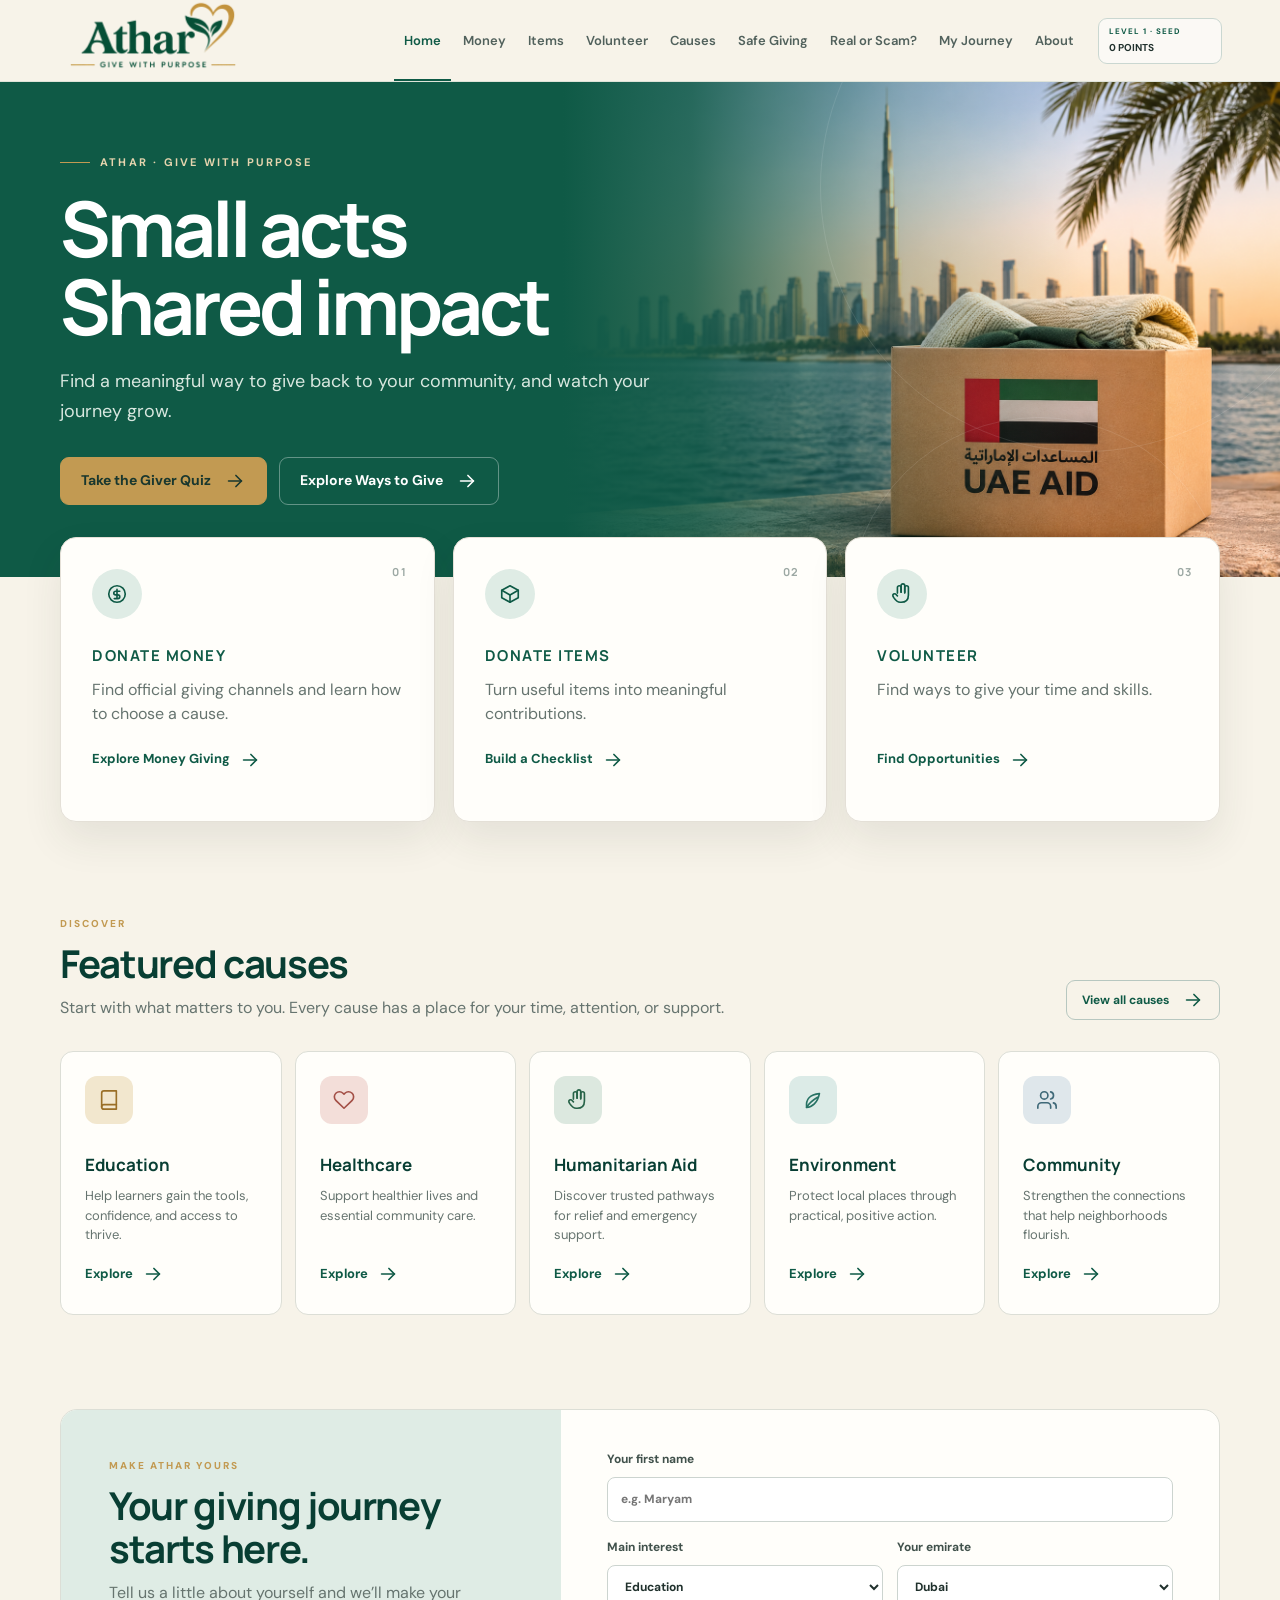
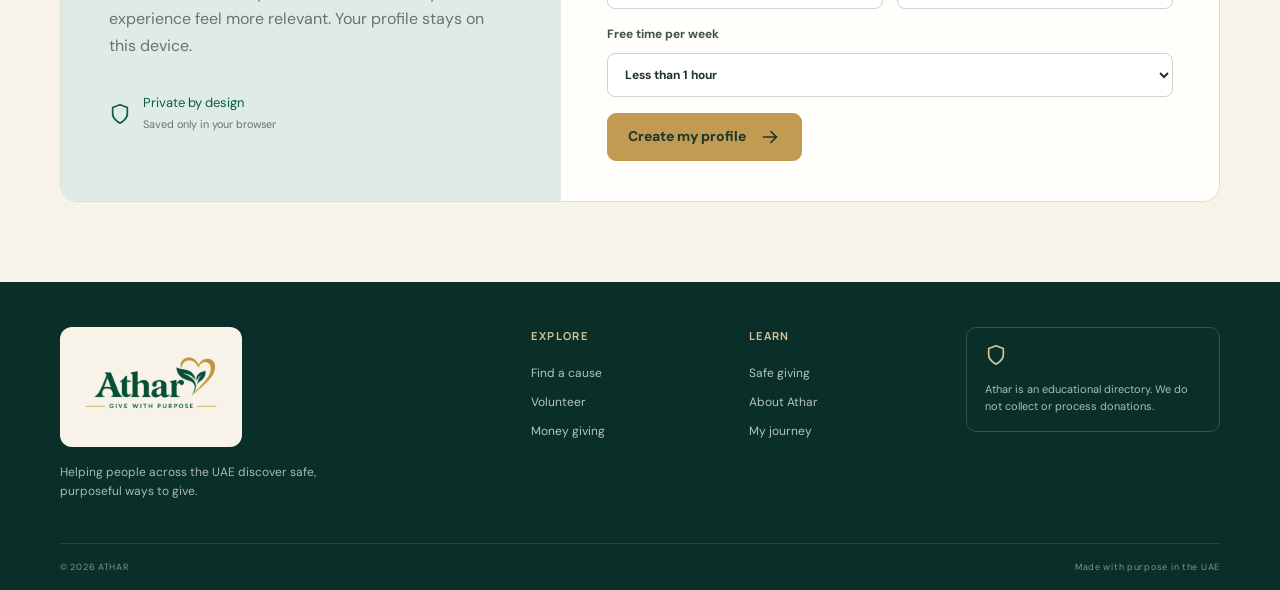
<file: index.html>
<!doctype html>
<html lang="en">
<head>
    <meta charset="UTF-8">
    <meta name="viewport" content="width=device-width, initial-scale=1.0">
    <meta name="description"
        content="ATHAR helps people discover safe, purposeful ways to give across the UAE.">
    <title>ATHAR | Give With Purpose</title>

  
    <link rel="stylesheet" href="css/style.css">
</head>

<body>
<div class="app">


    <header class="site-header">
        <div class="header-inner">
            <a class="logo" href="index.html" aria-label="Athar home">
                <img
                    src="images/logo.png"
                    alt="ATHAR - Give With Purpose">
            </a>

            <nav
                class="nav"
                id="main-nav"
                aria-label="Main">
                <a class="link current" href="index.html">Home</a>
                <a class="link" href="money.html">Money </a>
                <a class="link" href="items.html">Items </a>
                <a class="link" href="volunteer.html">Volunteer </a>
                <a class="link" href="causes.html">Causes </a>
                <a class="link" href="safe-giving.html"> Safe Giving </a>
                <a class="link" href="game.html">Real or Scam? </a>
                <a class="link" href="journey.html"> My Journey</a>
                <a class="link" href="about.html">About </a>
            </nav>

            <!-- this shows the current level and points of the user so they can see their progress while using athar -->
            <div class="user-nav">
                <div class="level-pill">
                    <span id="level-label">
                        LEVEL 1 · SEED
                    </span>
                    <b id="header-points">
                        0 POINTS
                    </b>
                </div>
            </div>


            <button
                id="menu-button"
                class="menu-button"
                type="button"
                aria-label="Toggle menu"
                aria-expanded="false">
                <span data-icon="menu"></span>
            </button>
        </div>
    </header>

    <!-- the hero section is the first large section the user sees when they open the athar home page -->
    <section id="home" class="page-hero">
        <div class="hero-orbit orbit-one"></div>
        <div class="hero-orbit orbit-two"></div>

        <div class="hero-content">
            <div class="eyebrow">
                <span></span>
                ATHAR · GIVE WITH PURPOSE
            </div>

            <h1>
                Small acts<br>
                Shared impact
            </h1>

            <p id="hero-copy">
                Find a meaningful way to give back to your community,
                and watch your journey grow.
            </p>

            
            <div class="button-row">
                <button
                    class="btn"
                    id="open-quiz"
                    type="button">
                    Take the Giver Quiz
                    <span data-icon="arrow"></span>
                </button>

                <a
                    class="btn btn-secondary"
                    href="causes.html">
                    Explore Ways to Give
                    <span data-icon="arrow"></span>
                </a>
            </div>
        </div>

        <div class="hero-image">
            <img src="images/donation.png" alt="Donation box representing humanitarian giving in the UAE">
        </div>
    </section>

    <main>

        <section
            class="giving-grid"
            aria-label="Ways to give">

            <article class="giving-card">
                <div class="number">
                    01
                </div>

                <div class="round-icon">
                    <span data-icon="coin"></span>
                </div>

                <h3>
                    DONATE MONEY
                </h3>

                <p>
                    Find official giving channels and learn how to choose a cause.
                </p>

                <a href="money.html">
                    Explore Money Giving
                    <span data-icon="arrow"></span>
                </a>
            </article>

            <article class="giving-card">
                <div class="number">
                    02
                </div>

                <div class="round-icon">
                    <span data-icon="box"></span>
                </div>

                <h3>
                    DONATE ITEMS
                </h3>

                <p>
                    Turn useful items into meaningful contributions.
                </p>

                <a href="items.html">
                    Build a Checklist
                    <span data-icon="arrow"></span>
                </a>
            </article>

            <article class="giving-card">
                <div class="number">
                    03
                </div>

                <div class="round-icon">
                    <span data-icon="hands"></span>
                </div>

                <h3>
                    VOLUNTEER
                </h3>

                <p>
                    Find ways to give your time and skills.
                </p>

                <a href="volunteer.html">
                    Find Opportunities
                    <span data-icon="arrow"></span>
                </a>
            </article>
        </section>

<!-- this section shows some of the causes that users can explore before going to the full causes page -->
<section
    id="featured-causes"
    class="section">

    <div class="section-title">
        <div>
            <span>
                DISCOVER
            </span>

            <h2>
                Featured causes
            </h2>

            <p>
                Start with what matters to you. Every cause has a place
                for your time, attention, or support.
            </p>
        </div>

        <a
            class="btn btn-secondary btn-small"
            href="causes.html">
            View all causes
            <span data-icon="arrow"></span>
        </a>
    </div>

   
<!-- each card represents a different cause and the explore buttons can be connected to the javascript to provide more information to the user -->
<div class="cause-grid">

    <article class="cause-card">
        <div class="cause-icon gold">
            <span data-icon="book"></span>
        </div>

        <h3>
            Education
        </h3>

        <p>
            Help learners gain the tools, confidence, and access to thrive.
        </p>

        <a class="explore-cause" href="causes.html?category=education">
            Explore
            <span data-icon="arrow"></span>
        </a>
    </article>

    <article class="cause-card">
        <div class="cause-icon rose">
            <span data-icon="heart"></span>
        </div>

        <h3>
            Healthcare
        </h3>

        <p>
            Support healthier lives and essential community care.
        </p>

        <a class="explore-cause" href="causes.html?category=healthcare">
            Explore
            <span data-icon="arrow"></span>
        </a>
    </article>

    <article class="cause-card">
        <div class="cause-icon green">
            <span data-icon="hands"></span>
        </div>

        <h3>
            Humanitarian Aid
        </h3>

        <p>
            Discover trusted pathways for relief and emergency support.
        </p>

        <a class="explore-cause" href="causes.html?category=humanitarian-aid">
            Explore
            <span data-icon="arrow"></span>
        </a>
    </article>

    <article class="cause-card">
        <div class="cause-icon mint">
            <span data-icon="leaf"></span>
        </div>

        <h3>
            Environment
        </h3>

        <p>
            Protect local places through practical, positive action.
        </p>

        <a class="explore-cause" href="causes.html?category=environment">
            Explore
            <span data-icon="arrow"></span>
        </a>
    </article>

    <article class="cause-card">
        <div class="cause-icon blue">
            <span data-icon="people"></span>
        </div>

        <h3>
            Community
        </h3>

        <p>
            Strengthen the connections that help neighborhoods flourish.
        </p>

        <a class="explore-cause" href="causes.html?category=community-inclusion">
            Explore
            <span data-icon="arrow"></span>
        </a>
    </article>

</div>
</section>

 <!-- this profile section allows the user to enter a few basic preferences so the website can make the experience feel  more personal without requiring an account -->
        <section
            class="section"
            id="profile-section">

            <article
                class="profile-setup"
                id="profile-setup">

                <div class="profile-copy">
                    <span class="tiny-label">
                        MAKE ATHAR YOURS
                    </span>

                    <h2>
                        Your giving journey starts here.
                    </h2>

                    <p>
                        Tell us a little about yourself and we’ll make your
                        experience feel more relevant. Your profile stays
                        on this device.
                    </p>

  <!-- this privacy message explains to the user that the information is saved locally instead of being collected as part of the website -->
                    <div class="privacy">
                        <span data-icon="shield"></span>

                        <span>
                            Private by design<br>
                            <small>
                                Saved only in your browser
                            </small>
                        </span>
                    </div>
                </div>

                <!-- this form collects the basic profile information that is needed by the javascript for the user's journey -->
                <form id="profile-form">

                    <label>
                        Your first name
                        <input
                            id="profile-name"
                            type="text"
                            placeholder="e.g. Maryam"
                            required>
                    </label>

                    <div class="form-row">

                        <label>
                            Main interest
                            <select id="profile-interest">
                                <option>
                                    Education
                                </option>
                                <option>
                                    Healthcare
                                </option>
                                <option>
                                    Environment
                                </option>
                                <option>
                                    Community
                                </option>
                            </select>
                        </label>

                        <label>
                            Your emirate
                            <select id="profile-emirate">
                                <option>
                                    Dubai
                                </option>
                                <option>
                                    Abu Dhabi
                                </option>
                                <option>
                                    Sharjah
                                </option>
                                <option>
                                    Ajman
                                </option>
                                <option>
                                    Fujairah
                                </option>
                            </select>
                        </label>
                    </div>

                    <label>
                        Free time per week
                        <select id="profile-time">
                            <option>
                                Less than 1 hour
                            </option>
                            <option>
                                1–2 hours
                            </option>
                            <option>
                                3–5 hours
                            </option>
                            <option>
                                5+ hours
                            </option>
                        </select>
                    </label>

                    <button
                        class="btn"
                        type="submit">
                        Create my profile
                        <span data-icon="arrow"></span>
                    </button>
                </form>
            </article>

  <!-- this card is hidden at first and is shown after the profile is created so the user can see their journey,level, points, and progress -->
            <article
                class="journey-card"
                id="journey-card"
                hidden>

                <div>
                    <span class="tiny-label light">
                        YOUR ATHAR JOURNEY
                    </span>

                    <h2>
                        Growing one act at a time.
                    </h2>

                    <p>
                        Your impact is made of every thoughtful choice.
                    </p>

                    <a
                        class="btn btn-secondary"
                        href="journey.html">
                        Continue Your Journey
                        <span data-icon="arrow"></span>
                    </a>
                </div>

                <div class="journey-stats">

                    <div class="level-symbol">
                        <span
                            data-icon="leaf"
                            data-size="40">
                        </span>
                    </div>

                    <h3 id="journey-level">
                        Seed
                    </h3>

                    <b id="journey-points">
                        0 / 50 points
                    </b>

                    <div class="progress">
                        <i id="journey-progress"></i>
                    </div>

                    <div class="stat-row">
                        <span>
                            <b>3</b> day streak
                        </span>

                        <span>
                            <b>1</b> recent badge
                        </span>
                    </div>
                </div>
            </article>
        </section>
    </main>

    <!-- this is the footer that appears at the bottom of the page and contains extra navigation links and a short description -->
    <footer>

        <div class="footer-main">

            <div>
                <a
                    class="logo logo-light"
                    href="index.html">
                    <img src="images/logo.png" alt="ATHAR - Give With Purpose">
                </a>

                <p>
                    Helping people across the UAE discover safe,
                    purposeful ways to give.
                </p>
            </div>

            <div>
                <h4>
                    EXPLORE
                </h4>

                <a href="causes.html">
                    Find a cause
                </a>

                <a href="volunteer.html">
                    Volunteer
                </a>

                <a href="money.html">
                    Money giving
                </a>
            </div>

            <div>
                <h4>
                    LEARN
                </h4>

                <a href="safe-giving.html">
                    Safe giving
                </a>

                <a href="about.html">
                    About Athar
                </a>

                <a href="journey.html">
                    My journey
                </a>
            </div>

 <!-- this note is included to make it clear that athar is an educational directory and does not directly handle donations or financial transactions -->
            <div class="footer-note">
                <span data-icon="shield"></span>

                <p>
                    Athar is an educational directory.
                    We do not collect or process donations.
                </p>
            </div>
        </div>

        <div class="footer-bottom">
            <span>
                © 2026 ATHAR
            </span>

            <span>
                Made with purpose in the UAE
            </span>
        </div>
    </footer>
</div>

<!-- this is the quiz popup. it stays hidden until the user clicks the giver quiz button, and the javascript fills its content -->
<div
    class="quiz-overlay"
    id="quiz-overlay"
    hidden>

    <div
        class="quiz-modal"
        role="dialog"
        aria-modal="true"
        aria-labelledby="quiz-title">

        <button
            class="modal-close"
            id="close-quiz"
            type="button"
            aria-label="Close quiz">
            <span data-icon="close"></span>
        </button>

        <div id="quiz-content"></div>
    </div>
</div>

<!-- this small toast message is used by the javascript to show short messages to the user without changing the page layout -->
<div
    class="toast"
    id="toast"
    hidden>

    <span data-icon="leaf"></span>
    <span id="toast-message"></span>
</div>

<!-- these javascript files handle the interactive parts of the page including the icons, quiz, profile, points, menu, and other actions -->
<script src="js/athar.js"></script>
<script src="js/index.js"></script>
<script>
  function syncHeader() {
    var i = getLevelInfo();
    var d = getData();

    // header box
    document.getElementById("level-label").textContent =
      "LEVEL " + (i.index + 1) + " · " + i.name.toUpperCase();
    document.getElementById("header-points").textContent =
      i.points + " POINTS";

    // journey card
    var lvl = document.getElementById("journey-level");
    var pts = document.getElementById("journey-points");
    var bar = document.getElementById("journey-progress");
    if (lvl) lvl.textContent = i.name;
    if (pts) pts.textContent = i.nextAt
      ? i.points + " / " + i.nextAt + " points"
      : i.points + " points";
    if (bar) bar.style.width = i.percent + "%";

    // real streak and badge count (no more made-up numbers)
    var streak = 0;
    for (var k = 0; k < 7 && d.challenge[k]; k++) streak++;
    var stats = document.querySelectorAll(".stat-row b");
    if (stats[0]) stats[0].textContent = streak;
    if (stats[1]) stats[1].textContent = d.badges.length;
  }
  syncHeader();
  window.addEventListener("load", syncHeader);
  setInterval(syncHeader, 500);
</script>
</body>
</html>
</file>
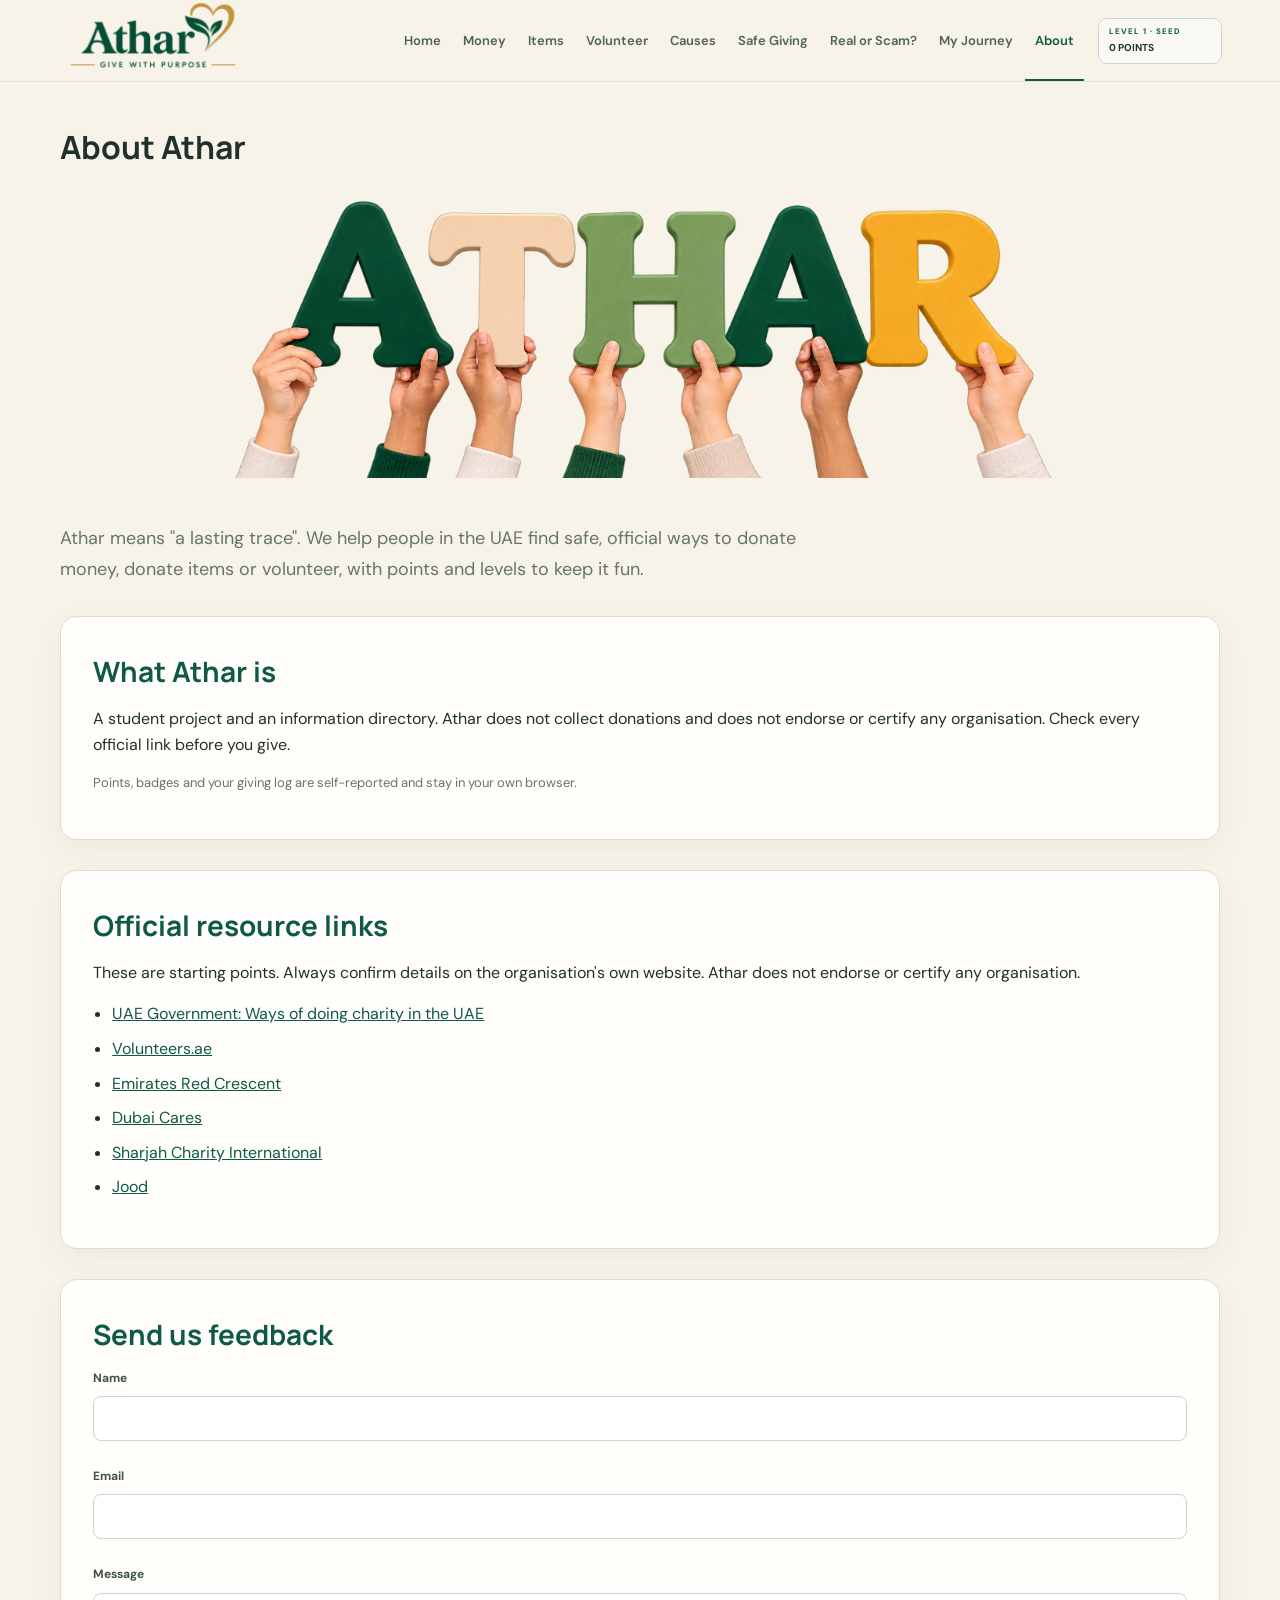
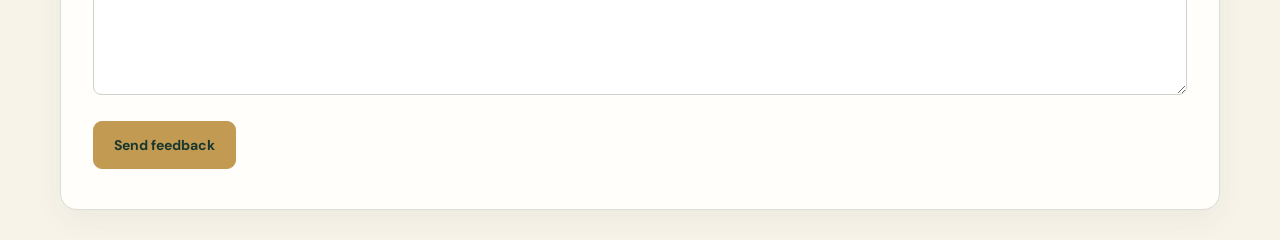
<file: about.html>
<!DOCTYPE html>
<html lang="en">
<head>
  <meta charset="UTF-8">
  <meta name="viewport" content="width=device-width, initial-scale=1">
  <title>About | Athar</title>
  <link rel="stylesheet" href="css/style.css">
</head>
<body>
  <nav class="nav" aria-label="Main">
         <a class="brand" href="index.html"> <img src="images/logo.png" alt="ATHAR - Give With Purpose"> </a>

    <a class="link" href="index.html">Home</a>
    <a class="link" href="money.html">Money</a>
    <a class="link" href="items.html">Items</a>
    <a class="link" href="volunteer.html">Volunteer</a>
    <a class="link" href="causes.html">Causes</a>
    <a class="link" href="safe-giving.html">Safe Giving</a>
    <a class="link" href="game.html">Real or Scam?</a>
    <a class="link" href="journey.html">My Journey</a>
    <a class="link current" href="about.html">About</a>
    <span class="chip" id="athar-level" aria-label="Your level"></span>
  </nav>

  <main>
    <h1>About Athar</h1>

    <div class="about-image">
        <img src="images/athar.png" alt="People holding the letters ATHAR">
    </div>
    <p class="lead">Athar means "a lasting trace". We help people in the UAE find safe, official ways to donate money, donate items or volunteer, with points and levels to keep it fun.</p>

    <section class="card" aria-labelledby="w-h">
      <h2 id="w-h">What Athar is</h2>
      <p>A student project and an information directory. Athar does not collect donations and does not endorse or certify any organisation. Check every official link before you give.</p>
      <p class="note">Points, badges and your giving log are self-reported and stay in your own browser.</p>
    </section>

    <section class="card" aria-labelledby="r-h">
      <h2 id="r-h">Official resource links</h2>
      <p>These are starting points. Always confirm details on the organisation's own website. Athar does not endorse or certify any organisation.</p>
      <ul class="plain">
        <li><a href="https://u.ae/en/information-and-services/charity-and-humanitarian-work/ways-of-doing-charity-in-the-uae" target="_blank" rel="noopener">UAE Government: Ways of doing charity in the UAE</a></li>
        <li><a href="https://www.volunteers.ae/en/" target="_blank" rel="noopener">Volunteers.ae</a></li>
        <li><a href="https://www.emiratesrc.ae/" target="_blank" rel="noopener">Emirates Red Crescent</a></li>
        <li><a href="https://www.dubaicares.ae/" target="_blank" rel="noopener">Dubai Cares</a></li>
        <li><a href="https://www.shjc.sharjah.ae/" target="_blank" rel="noopener">Sharjah Charity International</a></li>
        <li><a href="https://www.jood.ae/" target="_blank" rel="noopener">Jood</a></li>
      </ul>
    </section>

    <section class="card" aria-labelledby="f-h">
      <h2 id="f-h">Send us feedback</h2>
      <form class="stack" id="fb" novalidate>
        <label class="field">Name<input type="text" id="name" autocomplete="name"></label>
        <label class="field">Email<input type="email" id="email" autocomplete="email"></label>
        <label class="field">Message<textarea id="msg" rows="4"></textarea></label>
        <div><button class="btn" type="submit">Send feedback</button></div>
      </form>
      <p class="error" id="err" role="alert"></p>
      <p class="note" id="thanks" hidden>Thank you! Your message looks good. This demo form does not send anything anywhere.</p>
    </section>
  </main>

  <script src="js/athar.js"></script>
<script>
  document.getElementById("fb").addEventListener("submit",function(ev){
    ev.preventDefault();
    var n=document.getElementById("name").value.trim(),
        em=document.getElementById("email").value.trim(),
        m=document.getElementById("msg").value.trim(),
        err=document.getElementById("err"), msg="";
    if(n.length<2) msg="Please enter your name.";
    else if(!/^[^\s@]+@[^\s@]+\.[^\s@]+$/.test(em)) msg="Please enter a valid email address.";
    else if(m.length<10) msg="Please write at least 10 characters in your message.";
    err.textContent=msg;
    if(!msg){this.hidden=true;document.getElementById("thanks").hidden=false;awardOnce("feedback",5);}
  });
</script>
</body>
</html>
</file>
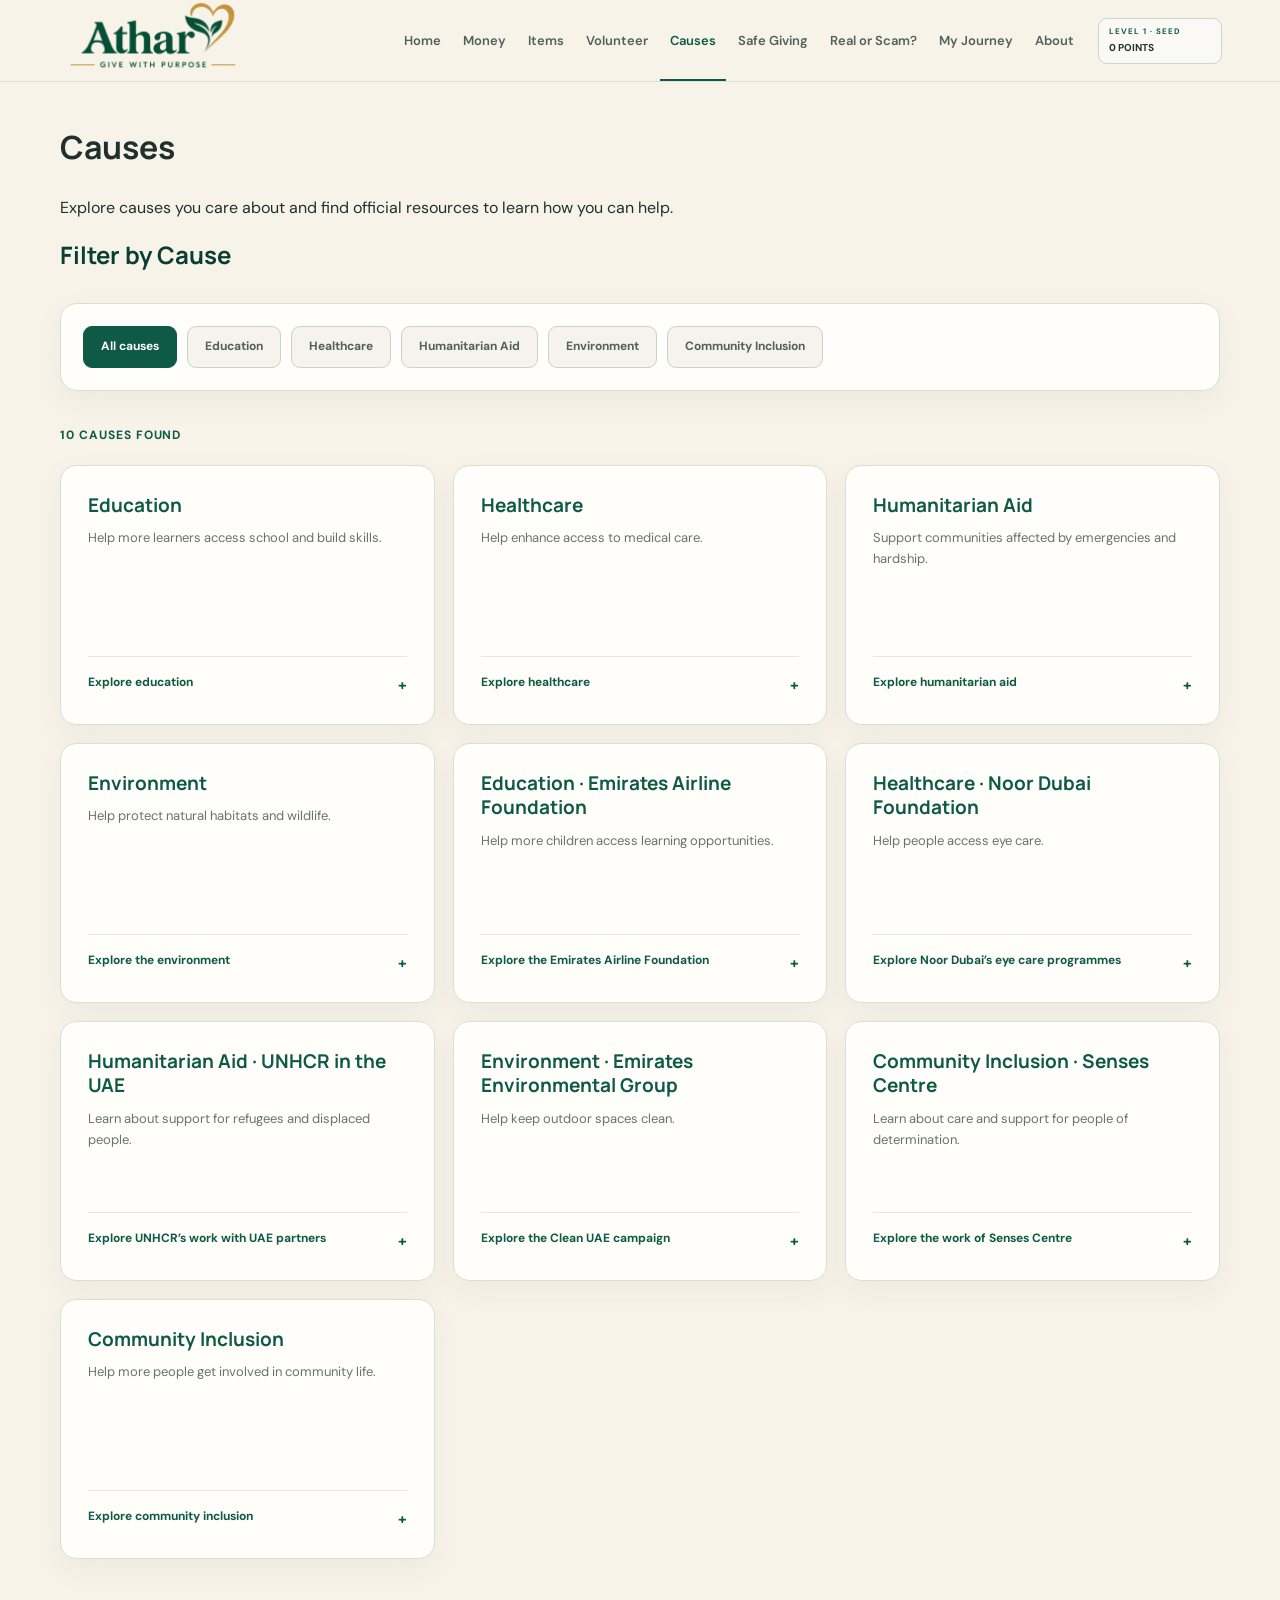
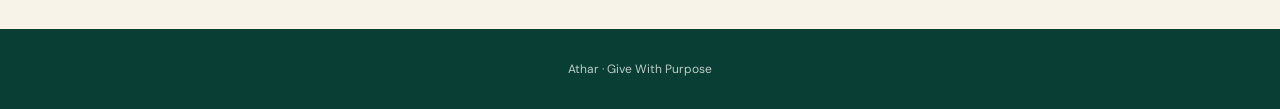
<file: causes.html>
<!DOCTYPE html>
<html lang="en">
<head>
	<meta charset="utf-8">
	<meta name="viewport" content="width=device-width, initial-scale=1">
	<title>Causes | Athar</title>
	<script src="js/athar.js" defer></script>
	<link rel="stylesheet" href="css/style.css">

</head>
<body>
<nav class="nav" aria-label="Main">
    <a class="brand" href="index.html"> <img src="images/logo.png" alt="ATHAR - Give With Purpose"></a>	
	<a class="link" href="index.html">Home</a>
	<a class="link" href="money.html">Money</a>
	<a class="link" href="items.html">Items</a>
	<a class="link" href="volunteer.html">Volunteer</a>
	<a class="link current" href="causes.html" aria-current="page">Causes</a>
	<a class="link" href="safe-giving.html">Safe Giving</a>
	<a class="link" href="game.html">Real or Scam?</a>
	<a class="link" href="journey.html">My Journey</a>
	<a class="link" href="about.html">About</a>
	<span class="chip" id="athar-level" aria-label="Your level"></span>
</nav>

<main>

<h1>Causes</h1>
<p>Explore causes you care about and find official resources to learn how you can help.</p>

<section aria-labelledby="finder-title">
	<h2 id="finder-title">Filter by Cause</h2>

	<div id="cause-filters" role="group" aria-label="Cause categories" hidden>

		<button type="button" data-category="" aria-pressed="true">All causes</button>
		<button type="button" data-category="education" aria-pressed="false">Education</button>
		<button type="button" data-category="healthcare" aria-pressed="false">Healthcare</button>
		<button type="button" data-category="humanitarian-aid" aria-pressed="false">Humanitarian Aid</button>
		<button type="button" data-category="environment" aria-pressed="false">Environment</button>
		<button type="button" data-category="community-inclusion" aria-pressed="false">Community Inclusion</button>

	</div>

<p id="cause-count" role="status"></p>

<div id="cause-cards">
	<article data-cause="education">
		<h3>Education</h3>
		<p>Help more learners access school and build skills.</p>

        <details>
        	<summary>Explore education</summary>
        	<p>Dubai Cares supports education programs for children and young people.</p>


        	<a href="https://www.dubaicares.ae/about" data-resource-id="dubai-cares-about">
        		Visit Dubai Cares
        	</a>
         </details>
     </article>


    <article data-cause="healthcare">
		<h3>Healthcare</h3>
		<p>Help enhance access to medical care.</p>

        <details>
        	<summary>Explore healthcare</summary>
        	<p>Al Jalila Foundation's A'awen program helps UAE based patients to access treatments.</p>


        	<a href="https://aljalilafoundation.ae/en/our-program/care/treatment/" data-resource-id="al-jalila-aawen">
        		Visit Al Jalila Foundation
        	</a>
         </details>
     </article>


      <article data-cause="humanitarian-aid">
		<h3>Humanitarian Aid</h3>
		<p>Support communities affected by emergencies and hardship.</p>

        <details>
        	<summary>Explore humanitarian aid</summary>
        	<p>Emirates Red Crescent provides emergency relief and community assistance.</p>


        	<a href="https://www.emiratesrc.ae/en/about" data-resource-id="emirates-red-crescent-about">
        		Visit Emirates Red Crescent
        	</a>
         </details>
     </article>


    <article data-cause="environment">
		<h3>Environment</h3>
		<p>Help protect natural habitats and wildlife.</p>

        <details>
        	<summary>Explore the environment </summary>
        	<p>Emirates Nature-WWF works to conserve the UAE's natural heritage.</p>


        	<a href="https://emiratesnaturewwf.ae/en/about-emirates-nature-wwf" data-resource-id="emirates-nature-wwf">
        		Visit Emirates Nature-WWF
        	</a>
         </details>
     </article>

        <article data-cause="education">
        <h3>Education · Emirates Airline Foundation</h3>
        <p>Help more children access learning opportunities.</p>
   <details>
       <summary>Explore the Emirates Airline Foundation</summary>
        <p>The foundation supports projects that help children access education.</p>
         <a href="https://www.emiratesairlinefoundation.org/english/aboutus/"
         data-resource-id="emirates-airline-foundation-about">
      Visit the Emirates Airline Foundation
    </a>
  </details>
</article>

       <article data-cause="healthcare">
       <h3>Healthcare · Noor Dubai Foundation</h3>
       <p>Help people access eye care.</p>
       <details>
        <summary>Explore Noor Dubai’s eye care programmes</summary>
        <p>Noor Dubai runs eye care programmes that include outreach and treatment.</p>
         <a href="https://www.noordubai.ae/WhatWeDo/en_Programs?Sec=73"
       data-resource-id="noor-dubai-programmes">
      View Noor Dubai’s programmes
    </a>
  </details>
</article>

         <article data-cause="humanitarian-aid">
          <h3>Humanitarian Aid · UNHCR in the UAE</h3>
           <p>Learn about support for refugees and displaced people.</p>
      <details>
    <summary>Explore UNHCR’s work with UAE partners</summary>
    <p>UNHCR works with the UAE and its partners to support people displaced by conflict and crises.</p>
    <a href="https://www.unhcr.org/where-we-work/countries/united-arab-emirates"
       data-resource-id="unhcr-uae">
      Visit UNHCR’s UAE page
    </a>
  </details>
</article>

      <article data-cause="environment">
      <h3>Environment · Emirates Environmental Group</h3>
      <p>Help keep outdoor spaces clean.</p>
  <details>
    <summary>Explore the Clean UAE campaign</summary>
    <p>The campaign brings volunteers together to collect litter across the UAE.</p>
    <a href="https://www.eeg-uae.org/projects/clean-up-uae/"
       data-resource-id="eeg-clean-uae">
      Visit the Clean UAE campaign page
    </a>
  </details>
</article>

      <article data-cause="community-inclusion">
      <h3>Community Inclusion · Senses Centre</h3>
       <p>Learn about care and support for people of determination.</p>
  <details>
    <summary>Explore the work of Senses Centre</summary>
    <p>Senses Centre provides residential and day care in Dubai.</p>
    <a href="https://www.sensescenter.ae/about-senses/"
       data-resource-id="senses-centre-about">
      Learn about Senses Centre
    </a>
  </details>
</article>


    <article data-cause="community-inclusion">
		<h3>Community Inclusion</h3>
		<p>Help more people get involved in community life.</p>

        <details>
        	<summary>Explore community inclusion </summary>
        	<p>Zayed Authority for People of Determination provides rehabilitation and inclusion services in Abu Dhabi.</p>


        	<a href="https://za.gov.ae/en/About-ZHO/About-Us"
                data-resource-id="zayed-authority">
        		Visit Zayed Authority for People of Determination
        	</a>
         </details>
     </article>
 </div>
</section>
</main>

<footer>
	<p>Athar  · Give With Purpose</p>
</footer>

<script>
document.addEventListener("DOMContentLoaded", function () {

	const filters = document.getElementById("cause-filters");
	const causeList = document.getElementById("cause-cards");
	const resultCount = document.getElementById("cause-count");
	const buttons = filters.querySelectorAll("button[data-category]");
	const cards = causeList.querySelectorAll("article[data-cause]");
	
	function updateResults(category){
		let count = 0;

		for(const button of buttons){
			const isSelected = button.dataset.category == category;
			button.setAttribute("aria-pressed",String(isSelected));
		}

       

       for(const card of cards){
       	const matchesCategory = 

       	category == "" || card.dataset.cause === category;

       	card.hidden = !matchesCategory;

       	if(matchesCategory){
       		count++
       	}

       }


       if(count == 1){

       	resultCount.textContent = "1 cause found";
       }else{
       	resultCount.textContent = count + " causes found";
       }
      }

       for(const button of buttons){ 
       	button.addEventListener("click", function(){
       		updateResults(button.dataset.category);
       	});
       }


       for(const card of cards){
       	const details = card.querySelector("details");

       	details.addEventListener("toggle" , function(){
       		if(details.open && typeof markExplored == "function"){
       			markExplored("cause-" + card.dataset.cause);
       		}
       	});
    }


     causeList.addEventListener("click",function(event){
     	const link = event.target.closest("a[data-resource-id]");

     	if(link && typeof awardOnce == "function"){
     		awardOnce("resource-" + link.dataset.resourceId,5);
     	}
     });

     filters.hidden = false;
     updateResults("");

     });
  </script>
</body>
</html>
</file>
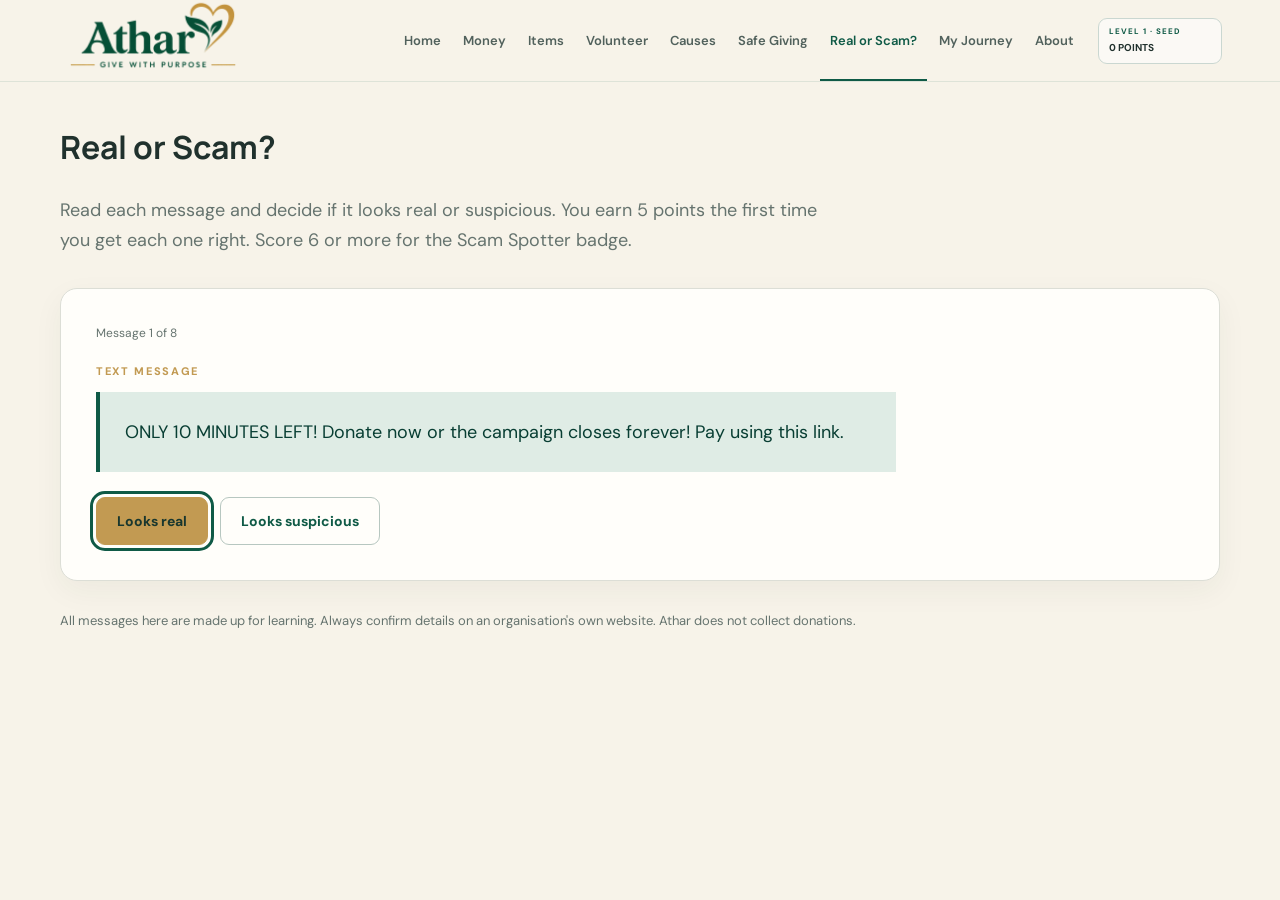
<file: game.html>
<!DOCTYPE html>
<html lang="en">
<head>
  <meta charset="UTF-8">
  <meta name="viewport" content="width=device-width, initial-scale=1">
  <title>Real or Scam? | Athar</title>
  <link rel="stylesheet" href="css/style.css">
  <link rel="stylesheet" href="css/journey.css">
</head>
<body>
  <nav class="nav" aria-label="Main">
     <a class="brand" href="index.html"> <img src="images/logo.png" alt="ATHAR - Give With Purpose"> </a>
    <a class="link" href="index.html">Home</a>
    <a class="link" href="money.html">Money</a>
    <a class="link" href="items.html">Items</a>
    <a class="link" href="volunteer.html">Volunteer</a>
    <a class="link" href="causes.html">Causes</a>
    <a class="link" href="safe-giving.html">Safe Giving</a>
    <a class="link current" href="game.html">Real or Scam?</a>
    <a class="link" href="journey.html">My Journey</a>
    <a class="link" href="about.html">About</a>
    <span class="chip" id="athar-level" aria-label="Your level"></span>
  </nav>

  <main>
    <h1>Real or Scam?</h1>
    <p class="lead">Read each message and decide if it looks real or suspicious. You earn 5 points the first time you get each one right. Score 6 or more for the Scam Spotter badge.</p>

    <section id="play-area" class="game-card" aria-live="polite">
      <p class="small" id="progress-text"></p>
      <p class="kind" id="card-kind"></p>
      <p class="msg" id="card-text"></p>
      <div class="answers">
        <button class="btn" id="btn-real" type="button">Looks real</button>
        <button class="btn outline" id="btn-scam" type="button">Looks suspicious</button>
      </div>
      <div id="feedback" class="feedback" hidden></div>
      <button class="btn" id="btn-next" type="button" hidden>Next message</button>
    </section>

    <section id="end-area" class="game-card" hidden>
      <h2>Round finished</h2>
      <p id="result-text"></p>
      <button class="btn" id="btn-again" type="button">Play again</button>
      <a class="btn outline" style="text-decoration:none;display:inline-block;margin-left:.5rem" href="journey.html">See my journey</a>
    </section>

    <p class="note" style="margin-top:1.5rem">All messages here are made up for learning. Always confirm details on an organisation's own website. Athar does not collect donations.</p>
  </main>

  <script src="js/athar.js"></script>
  <script src="js/game.js"></script>
</body>
</html>
</file>
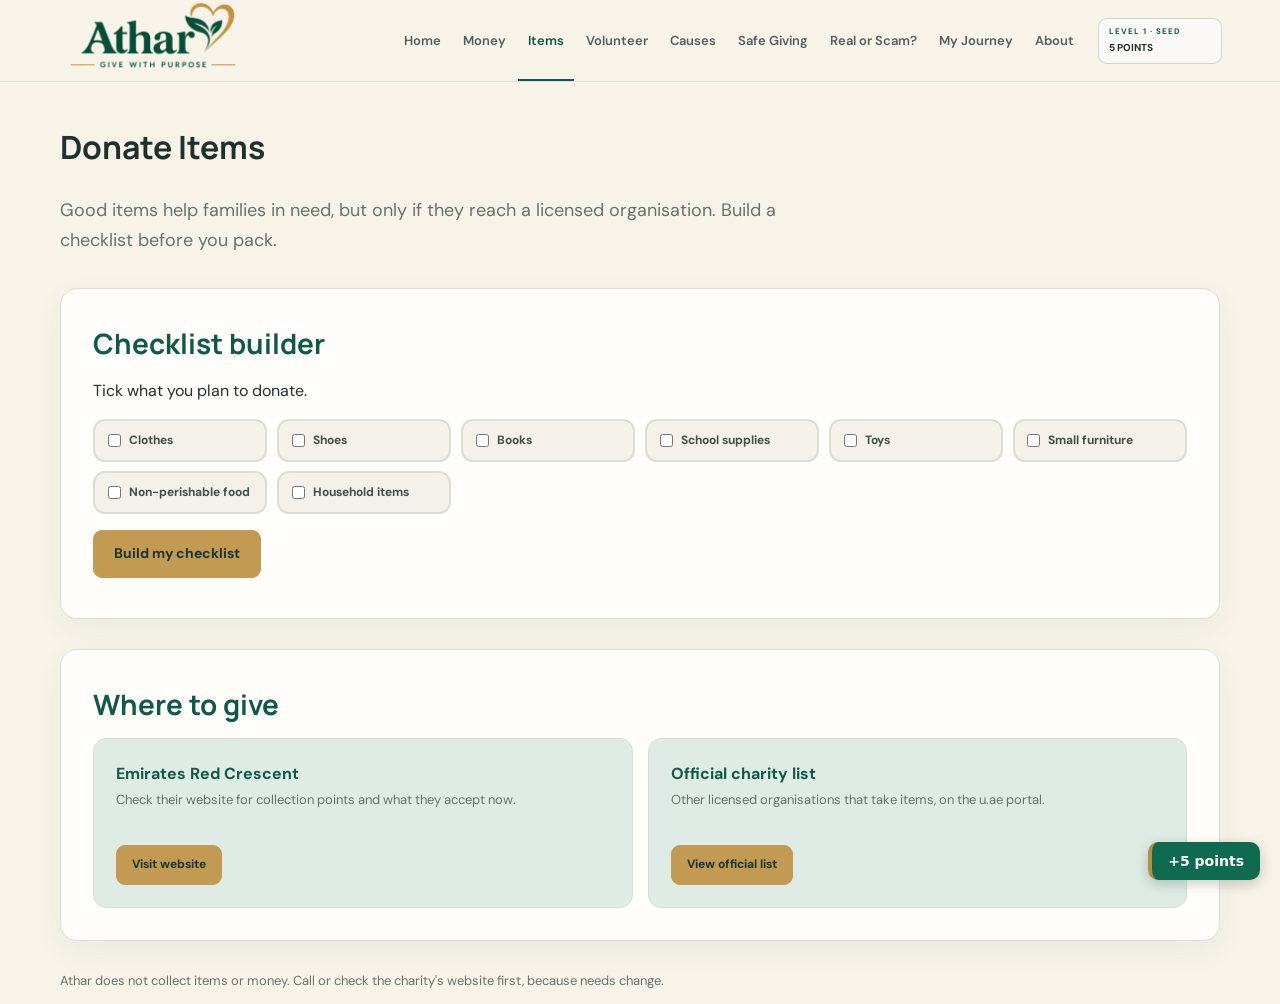
<file: items.html>
<!DOCTYPE html>
<html lang="en">
<head>
  <meta charset="UTF-8">
  <meta name="viewport" content="width=device-width, initial-scale=1">
  <title>Donate Items | Athar</title>
  <!-- Swap to css/style.css once Member 1 publishes the shared design -->
  <link rel="stylesheet" href="css/style.css">
  <style>
    .badge{color:var(--ink)}
    .badge p{margin:.2rem 0 .5rem;color:var(--muted)}
    a.btn{display:inline-block;text-decoration:none}
    ul.plain{padding-left:1.2rem;margin:.5rem 0 0}
    .picks{display:grid;grid-template-columns:repeat(auto-fill,minmax(170px,1fr));gap:.6rem;margin:.75rem 0 1rem}
    .picks label{display:flex;gap:.5rem;align-items:center;padding:.6rem .8rem;background:#F3F1EA;border:2px solid var(--line);border-radius:12px;cursor:pointer}
    .picks label:has(input:checked){background:var(--mint);border-color:var(--emerald)}
    .picks input{accent-color:var(--emerald)}
    .stack{display:grid;gap:.75rem}
    textarea{font:1rem system-ui,sans-serif;padding:.55rem .6rem;border:1px solid var(--line);border-radius:8px;width:100%}
    input[type=email]{font:1rem system-ui,sans-serif;padding:.55rem .6rem;border:1px solid var(--line);border-radius:8px;background:#fff}
    @media print{.nav,.btn,.note{display:none}}
  </style>
</head>
<body>
  <nav class="nav" aria-label="Main">
     <a class="brand" href="index.html"> <img src="images/logo.png" alt="ATHAR - Give With Purpose"> </a>
    <a class="link" href="index.html">Home</a>
    <a class="link" href="money.html">Money</a>
    <a class="link current" href="items.html">Items</a>
    <a class="link" href="volunteer.html">Volunteer</a>
    <a class="link" href="causes.html">Causes</a>
    <a class="link" href="safe-giving.html">Safe Giving</a>
    <a class="link" href="game.html">Real or Scam?</a>
    <a class="link" href="journey.html">My Journey</a>
    <a class="link" href="about.html">About</a>
    <span class="chip" id="athar-level" aria-label="Your level"></span>
  </nav>

   </nav>

  <main>
    <h1>Donate Items</h1>
    <p class="lead">Good items help families in need, but only if they reach a licensed organisation. Build a checklist before you pack.</p>

    <section class="card" aria-labelledby="cl-h">
      <h2 id="cl-h">Checklist builder</h2>
      <p class="small">Tick what you plan to donate.</p>
      <div class="picks">
        <label><input type="checkbox" name="cat" value="Clothes"> Clothes</label>
        <label><input type="checkbox" name="cat" value="Shoes"> Shoes</label>
        <label><input type="checkbox" name="cat" value="Books"> Books</label>
        <label><input type="checkbox" name="cat" value="School supplies"> School supplies</label>
        <label><input type="checkbox" name="cat" value="Toys"> Toys</label>
        <label><input type="checkbox" name="cat" value="Small furniture"> Small furniture</label>
        <label><input type="checkbox" name="cat" value="Non-perishable food"> Non-perishable food</label>
        <label><input type="checkbox" name="cat" value="Household items"> Household items</label>
      </div>

      <button class="btn" id="build" type="button">Build my checklist</button>
      
	  
	  
	  <p class="error" id="err" role="alert"></p>
      <div id="out" hidden>
        <h3>Your checklist</h3>
        <ul id="list" class="plain"></ul>
        <p><button class="btn outline small" id="print" type="button">Print</button></p>
      </div>
    </section>
    <section class="card" aria-labelledby="wg-h">
      <h2 id="wg-h">Where to give</h2>
      <ul class="badges">
        <li class="badge"><strong>Emirates Red Crescent</strong><p>Check their website for collection points and what they accept now.</p><br> <a class="btn small where-btn" href="https://www.rcuae.ae" target="_blank" rel="noopener noreferrer">Visit website</a>
        <li class="badge"><strong>Official charity list</strong><p>Other licensed organisations that take items, on the u.ae portal.</p><br><a class="btn small where-btn" href="https://u.ae/en/information-and-services/charity-and-humanitarian-work/ways-of-doing-charity-in-the-uae" target="_blank" rel="noopener noreferrer">View official list</a>
      </ul>
    </section>
    <p class="note">Athar does not collect items or money. Call or check the charity's website first, because needs change.</p>  
	</main>

  <script src="js/athar.js"></script>
<script>
  markExplored("items");
  var TIPS={"Clothes":"Wash, fold and bag them. Only clean items in good condition.",
    "Shoes":"Tie pairs together. No broken soles.","Books":"Check pages are complete and the language suits the charity.",
    "School supplies":"Unused is best. Keep sets together.","Toys":"Check for broken or missing parts and old batteries.",
    "Small furniture":"Ask first. Many charities cannot collect large items.","Non-perishable food":"Check expiry dates. Nothing opened or damaged.",
    "Household items":"Clean and working only. Ask if they accept electrical items."};
  document.getElementById("build").onclick=function(){
    var chosen=[].slice.call(document.querySelectorAll("input[name=cat]:checked")).map(function(c){return c.value;});
    var err=document.getElementById("err"),out=document.getElementById("out"),ul=document.getElementById("list");
    err.textContent=chosen.length?"":"Please tick at least one item."; out.hidden=chosen.length===0; ul.innerHTML="";
    chosen.concat(["Confirm the charity is licensed (u.ae list)","Call or check their website for collection hours","Keep any receipt"]).forEach(function(t){
      var li=document.createElement("li"); li.textContent=TIPS[t]?t+": "+TIPS[t]:t; ul.appendChild(li);});
    if(chosen.length) awardOnce("items-checklist",5);
  };
  document.getElementById("print").onclick=function(){window.print();};
</script>
</body>
</html>
</file>
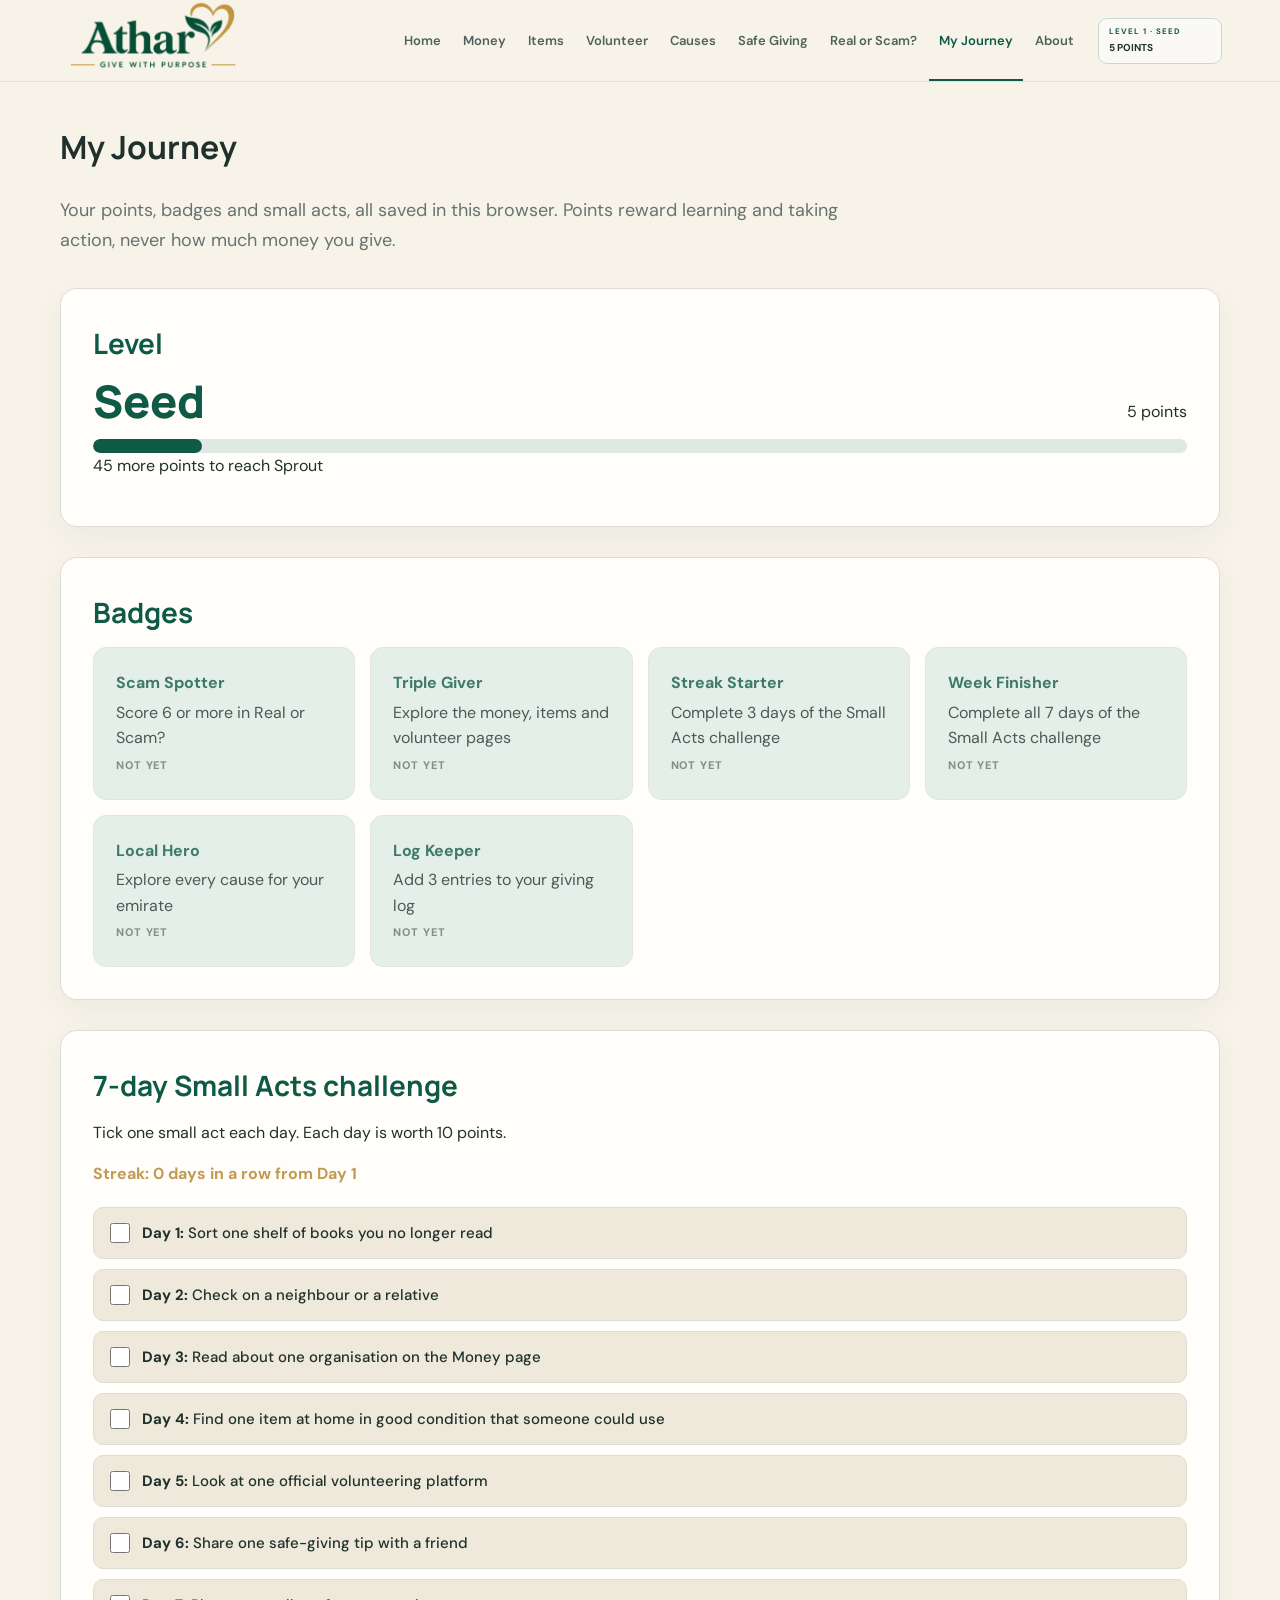
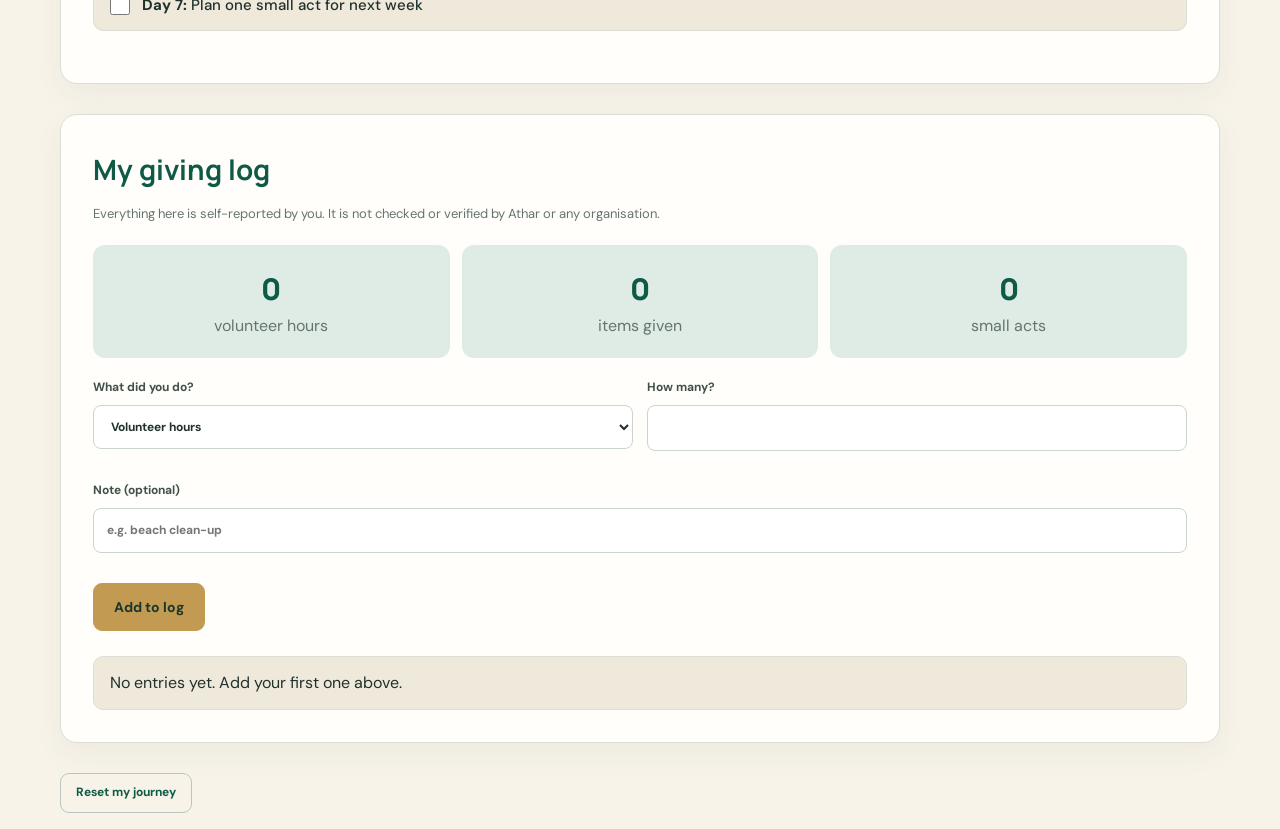
<file: journey.html>
<!DOCTYPE html>
<html lang="en">
<head>
  <meta charset="UTF-8">
  <meta name="viewport" content="width=device-width, initial-scale=1">
  <title>My Journey | Athar</title>
  <link rel="stylesheet" href="css/style.css">
  <link rel="stylesheet" href="css/journey.css">
</head>
<body>
  <nav class="nav" aria-label="Main">
     <a class="brand" href="index.html"> <img src="images/logo.png" alt="ATHAR - Give With Purpose"> </a>
    <a class="link" href="index.html">Home</a>
    <a class="link" href="money.html">Money</a>
    <a class="link" href="items.html">Items</a>
    <a class="link" href="volunteer.html">Volunteer</a>
    <a class="link" href="causes.html">Causes</a>
    <a class="link" href="safe-giving.html">Safe Giving</a>
    <a class="link" href="game.html">Real or Scam?</a>
    <a class="link current" href="journey.html">My Journey</a>
    <a class="link" href="about.html">About</a>
    <span class="chip" id="athar-level" aria-label="Your level"></span>
  </nav>

  <main>
    <h1>My Journey</h1>
    <p class="lead">Your points, badges and small acts, all saved in this browser. Points reward learning and taking action, never how much money you give.</p>

    <section class="card" aria-labelledby="lvl-h">
      <h2 id="lvl-h">Level</h2>
      <div class="level-top">
        <span class="level-name" id="level-name">Seed</span>
        <span id="points-text" class="small"></span>
      </div>
      <div class="bar" role="progressbar" aria-valuemin="0" aria-valuemax="100" aria-valuenow="0" id="level-bar"><span id="level-fill"></span></div>
      <p class="small" id="next-text"></p>
    </section>

    <section class="card" aria-labelledby="badge-h">
      <h2 id="badge-h">Badges</h2>
      <ul class="badges" id="badge-list"></ul>
    </section>

    <section class="card" aria-labelledby="chal-h">
      <h2 id="chal-h">7-day Small Acts challenge</h2>
      <p class="small">Tick one small act each day. Each day is worth 10 points.</p>
      <p class="streak" id="streak-text"></p>
      <ul class="days" id="day-list"></ul>
      <p class="note" id="week-done" hidden>You finished the whole week. Thank you for your small acts.</p>
    </section>

    <section class="card" aria-labelledby="log-h">
      <h2 id="log-h">My giving log</h2>
      <p class="note">Everything here is self-reported by you. It is not checked or verified by Athar or any organisation.</p>
      <div class="totals" aria-live="polite">
        <div><span class="num" id="tot-hours">0</span>volunteer hours</div>
        <div><span class="num" id="tot-items">0</span>items given</div>
        <div><span class="num" id="tot-acts">0</span>small acts</div>
      </div>
      <form class="log" id="log-form" novalidate>
        <label class="field">What did you do?
          <select id="log-type">
            <option value="hours">Volunteer hours</option>
            <option value="items">Items given</option>
            <option value="acts">Small acts</option>
          </select>
        </label>
        <label class="field">How many?
          <input type="number" id="log-amount" min="1" max="999" step="1" inputmode="numeric" required>
        </label>
        <label class="field">Note (optional)
          <input type="text" id="log-note" maxlength="60" placeholder="e.g. beach clean-up">
        </label>
        <button class="btn" type="submit">Add to log</button>
      </form>
      <p class="error" id="log-error" role="alert"></p>
      <ul class="entries" id="entry-list"></ul>
    </section>

    <p><button class="btn outline small" id="reset-btn" type="button">Reset my journey</button></p>
  </main>

  <script src="js/athar.js"></script>
  <script src="js/journey.js"></script>
</body>
</html>
</file>
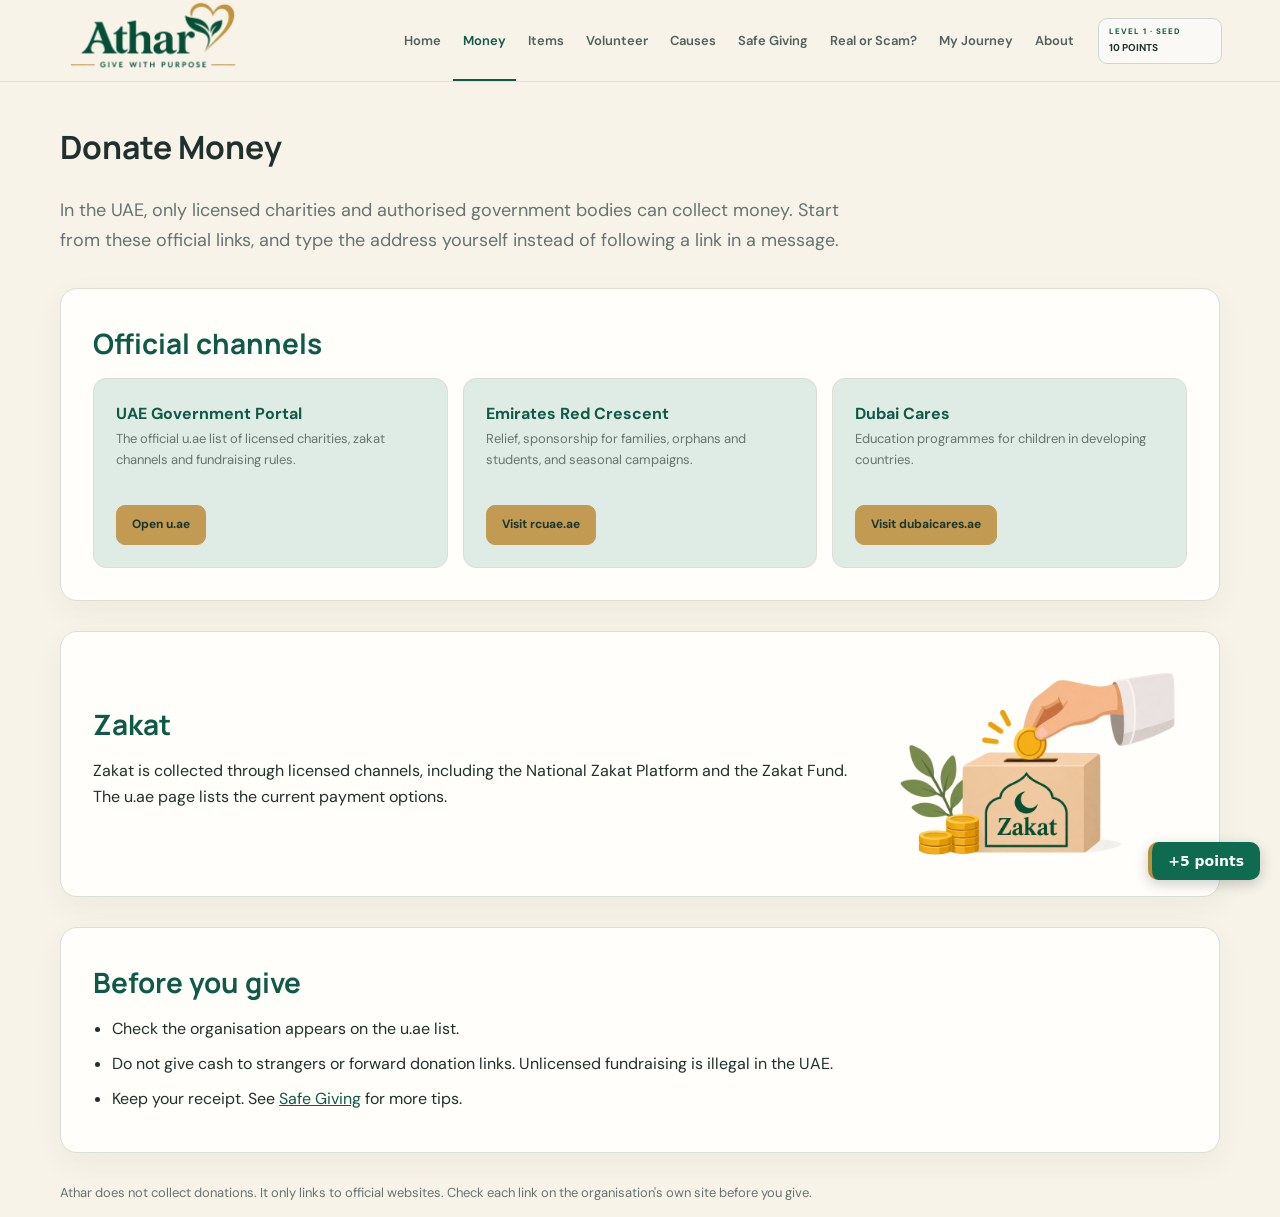
<file: money.html>
<!DOCTYPE html>
<html lang="en">
<head>
  <meta charset="UTF-8">
  <meta name="viewport" content="width=device-width, initial-scale=1">
  <title>Donate Money | Athar</title>
  <!-- Swap to css/style.css once Member 1 publishes the shared design -->
  <link rel="stylesheet" href="css/style.css">
  <style>
    .badge{color:var(--ink)}
    .badge p{margin:.2rem 0 .5rem;color:var(--muted)}
    a.btn{display:inline-block;text-decoration:none}
    ul.plain{padding-left:1.2rem;margin:.5rem 0 0}
    .picks{display:grid;grid-template-columns:repeat(auto-fill,minmax(170px,1fr));gap:.6rem;margin:.75rem 0 1rem}
    .picks label{display:flex;gap:.5rem;align-items:center;padding:.6rem .8rem;background:#F3F1EA;border:2px solid var(--line);border-radius:12px;cursor:pointer}
    .picks label:has(input:checked){background:var(--mint);border-color:var(--emerald)}
    .picks input{accent-color:var(--emerald)}
    .stack{display:grid;gap:.75rem}
    textarea{font:1rem system-ui,sans-serif;padding:.55rem .6rem;border:1px solid var(--line);border-radius:8px;width:100%}
    input[type=email]{font:1rem system-ui,sans-serif;padding:.55rem .6rem;border:1px solid var(--line);border-radius:8px;background:#fff}
    @media print{.nav,.btn,.note{display:none}}
  </style>
</head>
<body>
  <nav class="nav" aria-label="Main">
     <a class="brand" href="index.html"> <img src="images/logo.png" alt="ATHAR - Give With Purpose"> </a>
    <a class="link" href="index.html">Home</a>
    <a class="link current" href="money.html">Money</a>
    <a class="link" href="items.html">Items</a>
    <a class="link" href="volunteer.html">Volunteer</a>
    <a class="link" href="causes.html">Causes</a>
    <a class="link" href="safe-giving.html">Safe Giving</a>
    <a class="link" href="game.html">Real or Scam?</a>
    <a class="link" href="journey.html">My Journey</a>
    <a class="link" href="about.html">About</a>
    <span class="chip" id="athar-level" aria-label="Your level"></span>
  </nav>

  <main>
    <h1>Donate Money</h1>
    <p class="lead">In the UAE, only licensed charities and authorised government bodies can collect money. Start from these official links, and type the address yourself instead of following a link in a message.</p>

    <section class="card" aria-labelledby="ch-h">
      <h2 id="ch-h">Official channels</h2>
      <ul class="badges">
        <li class="badge"><strong>UAE Government Portal</strong><p>The official u.ae list of licensed charities, zakat channels and fundraising rules.</p><br><a class="btn small" href="https://u.ae/en/information-and-services/charity-and-humanitarian-work/ways-of-doing-charity-in-the-uae" target="_blank" rel="noopener noreferrer">Open u.ae</a></li>
        <li class="badge"><strong>Emirates Red Crescent</strong><p>Relief, sponsorship for families, orphans and students, and seasonal campaigns.</p><br><a class="btn small" href="https://www.rcuae.ae" target="_blank" rel="noopener noreferrer">Visit rcuae.ae</a></li>
        <li class="badge"><strong>Dubai Cares</strong><p>Education programmes for children in developing countries.</p><br><a class="btn small" href="https://www.dubaicares.ae" target="_blank" rel="noopener noreferrer">Visit dubaicares.ae</a></li>
      </ul>
    </section>
    
 <section class="card zakat-card" aria-labelledby="zakat-title">
    <div class="zakat-content">
        <h2 id="zakat-title">Zakat</h2>

        <p>
            Zakat is collected through licensed channels, including the National Zakat Platform and the Zakat Fund. The u.ae page lists the current payment options.
        </p>
    </div>

    <div class="zakat-image">
        <img src="images/zakat.png" alt="Zakat donation">
    </div>
</section>

    
    <section class="card" aria-labelledby="b-h">
      <h2 id="b-h">Before you give</h2>
      <ul class="plain">
        <li>Check the organisation appears on the u.ae list.</li>
        <li>Do not give cash to strangers or forward donation links. Unlicensed fundraising is illegal in the UAE.</li>
        <li>Keep your receipt. See <a href="safe-giving.html">Safe Giving</a> for more tips.</li>
      </ul>
    </section>
    <p class="note">Athar does not collect donations. It only links to official websites. Check each link on the organisation's own site before you give.</p>  </main>

  <script src="js/athar.js"></script>
<script>markExplored("money");</script>
</body>
</html>
</file>
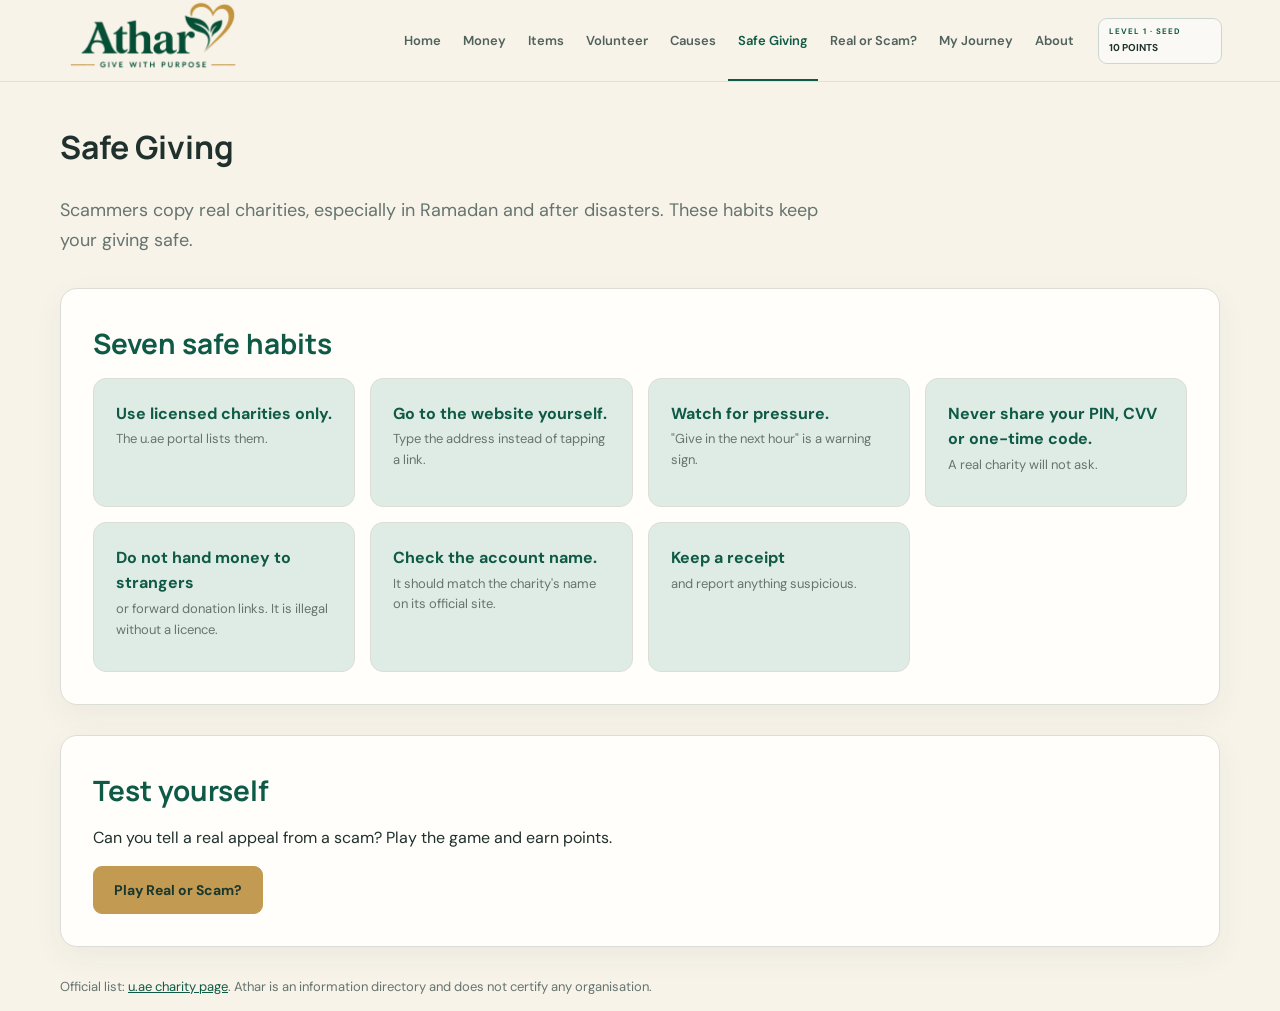
<file: safe-giving.html>
<!DOCTYPE html>
<html lang="en">
<head>
  <meta charset="UTF-8">
  <meta name="viewport" content="width=device-width, initial-scale=1">
  <title>Safe Giving | Athar</title>
  <!-- Swap to css/style.css once Member 1 publishes the shared design -->
  <link rel="stylesheet" href="css/style.css">
  <style>
    .badge{color:var(--ink)}
    .badge p{margin:.2rem 0 .5rem;color:var(--muted)}
    a.btn{display:inline-flex;text-decoration:none}
    ul.plain{padding-left:1.2rem;margin:.5rem 0 0}
    .picks{display:grid;grid-template-columns:repeat(auto-fill,minmax(170px,1fr));gap:.6rem;margin:.75rem 0 1rem}
    .picks label{display:flex;gap:.5rem;align-items:center;padding:.6rem .8rem;background:#F3F1EA;border:2px solid var(--line);border-radius:12px;cursor:pointer}
    .picks label:has(input:checked){background:var(--mint);border-color:var(--emerald)}
    .picks input{accent-color:var(--emerald)}
    .stack{display:grid;gap:.75rem}
    textarea{font:1rem system-ui,sans-serif;padding:.55rem .6rem;border:1px solid var(--line);border-radius:8px;width:100%}
    input[type=email]{font:1rem system-ui,sans-serif;padding:.55rem .6rem;border:1px solid var(--line);border-radius:8px;background:#fff}
    @media print{.nav,.btn,.note{display:none}}
  </style>
</head>
<body>
  <nav class="nav" aria-label="Main">
     <a class="brand" href="index.html"> <img src="images/logo.png" alt="ATHAR - Give With Purpose"> </a>
    <a class="link" href="index.html">Home</a>
    <a class="link" href="money.html">Money</a>
    <a class="link" href="items.html">Items</a>
    <a class="link" href="volunteer.html">Volunteer</a>
    <a class="link" href="causes.html">Causes</a>
    <a class="link current" href="safe-giving.html">Safe Giving</a>
    <a class="link" href="game.html">Real or Scam?</a>
    <a class="link" href="journey.html">My Journey</a>
    <a class="link" href="about.html">About</a>
    <span class="chip" id="athar-level" aria-label="Your level"></span>
  </nav>

  <main>
    <h1>Safe Giving</h1>
    <p class="lead">Scammers copy real charities, especially in Ramadan and after disasters. These habits keep your giving safe.</p>

    <section class="card" aria-labelledby="h-h">
      <h2 id="h-h">Seven safe habits</h2>
      <ul class="badges">
        <li class="badge"><strong>Use licensed charities only.</strong><p>The u.ae portal lists them.</p></li>
        <li class="badge"><strong>Go to the website yourself.</strong><p>Type the address instead of tapping a link.</p></li>
        <li class="badge"><strong>Watch for pressure.</strong><p>"Give in the next hour" is a warning sign.</p></li>
        <li class="badge"><strong>Never share your PIN, CVV or one-time code.</strong><p>A real charity will not ask.</p></li>
        <li class="badge"><strong>Do not hand money to strangers</strong><p>or forward donation links. It is illegal without a licence.</p></li>
        <li class="badge"><strong>Check the account name.</strong><p>It should match the charity's name on its official site.</p></li>
        <li class="badge"><strong>Keep a receipt</strong><p>and report anything suspicious.</p></li>
      </ul>
    </section>
    <section class="card" aria-labelledby="t-h">
      <h2 id="t-h">Test yourself</h2>
      <p>Can you tell a real appeal from a scam? Play the game and earn points.</p>
      <a class="btn" href="game.html">Play Real or Scam?</a>
    </section>
    <p class="note">Official list: <a href="https://u.ae/en/information-and-services/charity-and-humanitarian-work/ways-of-doing-charity-in-the-uae" target="_blank" rel="noopener noreferrer">u.ae charity page</a>. Athar is an information directory and does not certify any organisation.</p>  </main>

  <script src="js/athar.js"></script>

</body>
</html>
</file>
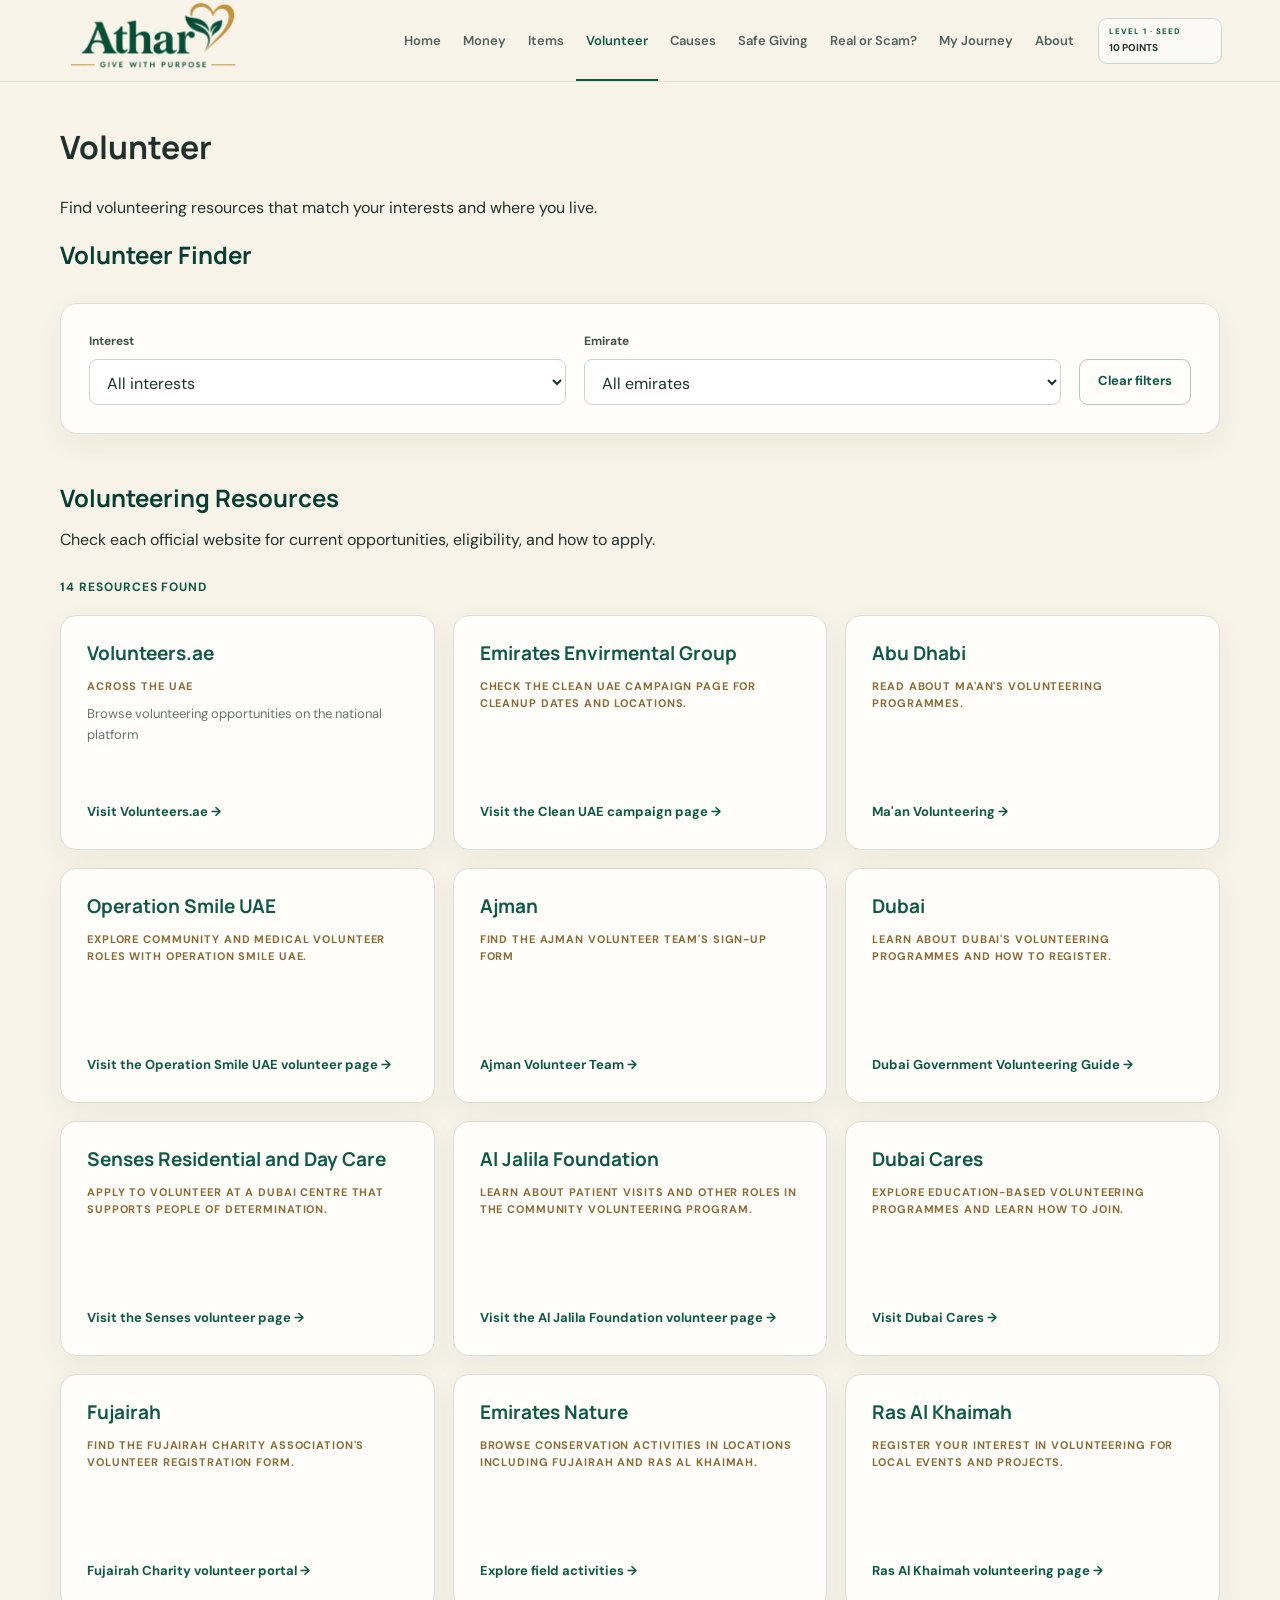
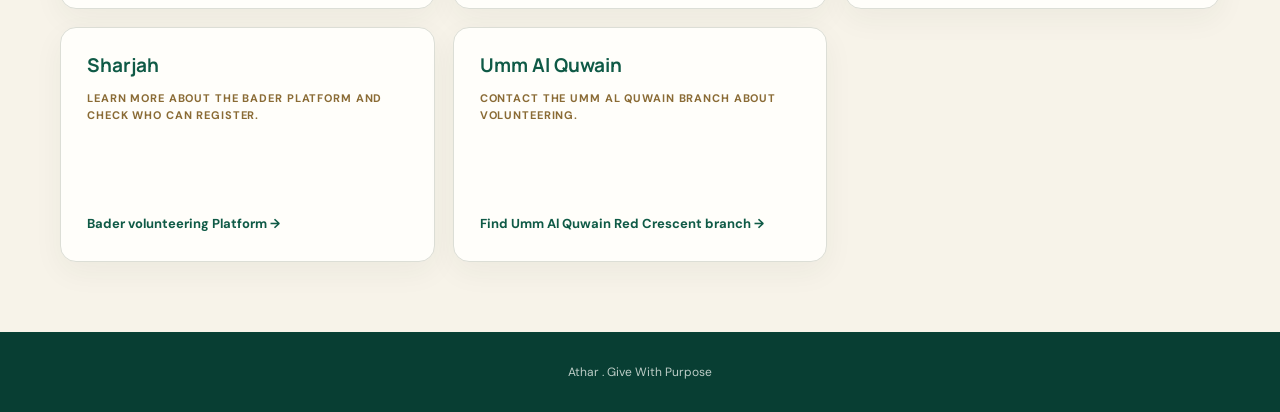
<file: volunteer.html>
<!DOCTYPE html>
<html lang="en">
<head>
	<meta charset="utf-8">
	<meta name="viewport" content="width=device-width, initial-scale=1">
	<title>Volunteer | Athar</title>
	<script src="js/athar.js" defer></script>
	<link rel="stylesheet" href="css/style.css">

</head>
<body>
<nav class="nav" aria-label="Main">
    <a class="brand" href="index.html"> <img src="images/logo.png" alt="ATHAR - Give With Purpose"></a>	
	<a class="link" href="index.html">Home</a>
	<a class="link" href="money.html">Money</a>
	<a class="link" href="items.html">Items</a>
	<a class="link current" href="volunteer.html" aria-current="page">Volunteer</a>
	<a class="link" href="causes.html">Causes</a>
	<a class="link" href="safe-giving.html">Safe Giving</a>
	<a class="link" href="game.html">Real or Scam?</a>
	<a class="link" href="journey.html">My Journey</a>
	<a class="link" href="about.html">About</a>
	<span class="chip" id="athar-level" aria-label="Your level"></span>
</nav>

<main>

<h1>Volunteer</h1>
<p>Find volunteering resources that match your interests and where you live.</p>

<section aria-labelledby="finder-title">
	<h2 id="finder-title">Volunteer Finder</h2>

	<form id="volunteer-filters" hidden>
		<div>
			<label for="interest">Interest</label>
			<select id="interest" name="interest">
				<option value="">All interests</option>
				<option value="community">Community support</option>
				<option value="education">Education</option>
				<option value="environment">Environment</option>
				<option value="health">Health and well-being</option>
			</select>
		</div>

		<div>
			<label for="emirate">Emirate</label>
			<select id="emirate" name="emirate">

			<option value="">All emirates</option>
				<option value="abu-dhabi">Abu Dhabi</option>
				<option value="ajman">Ajman</option>
				<option value="dubai">Dubai</option>
				<option value="fujairah">Fujairah</option>
				<option value="ras-al-khaimah">Ras Al Khaimah</option>
				<option value="sharjah">Sharjah</option>
				<option value="umm-al-quwain">Umm Al Quwain</option>
			</select>
		</div>

		<button type="reset">Clear filters</button>

	  </form>
    </section>

    <section aria-labelledby="resources-title">
    	<h2 id="resources-title">Volunteering Resources</h2>
    	<p>Check each official website for current opportunities, eligibility, and how to apply.</p>

    	<p id="result-count" role="status"></p>

    	<div id="volunteer-resources">
    		<article data-emirates="nationwide" data-interests="community education environment health"> 
    			<h3>Volunteers.ae</h3>
    			<p>Across the UAE</p>
    			<p>Browse volunteering opportunities on the national platform</p>
    			<a href="https://www.volunteers.ae/en" data-resource-id="volunteers-ae">
    				Visit Volunteers.ae
    			</a>
    		</article>

    		<article data-emirates="nationwide" data-interests="environment"> 
    			<h3>Emirates Envirmental Group</h3>
    			<p>Check the Clean UAE campaign page for cleanup dates and locations.</p>
    			<a href="https://www.eeg-uae.org/projects/clean-up-uae/" data-resource-id="eeg-clean-uae">
    				Visit the Clean UAE campaign page
    			</a>
    		</article>

    		<article data-emirates="abu-dhabi" data-interests="community">
    			<h3>Abu Dhabi</h3>
    			<p>Read about Ma'an's volunteering programmes.</p>

    			<a href="https://maan.gov.ae/en/support-our-mission/volunteer/" data-resource-id="maan-abu-dhabi">

    			 Ma'an Volunteering
    			</a>
    		</article>

    		<article data-emirates="abu-dhabi" data-interests="health">
    			<h3>Operation Smile UAE</h3>
    			<p>Explore community and medical volunteer roles with Operation Smile UAE.</p>

    			<a href="https://operationsmile.ae/volunteer/" data-resource-id="operation-smile-uae">

    			 Visit the Operation Smile UAE volunteer page
    			</a>
    		</article>


    		<article data-emirates="ajman" data-interests="community">
    			<h3>Ajman</h3>
    			<p>Find the Ajman Volunteer Team's sign-up form</p>
    			<a href="https://www.ajmanvolunteer.com/contact-us.html"
             data-resource-id="ajman-volunteer-team">
    				Ajman Volunteer Team
    			</a>
    		</article>

    		<article data-emirates="dubai" data-interests="community">
    			<h3>Dubai</h3>
    			<p>Learn about Dubai's volunteering programmes and how to register.</p>
    			<a href="https://www.dubai.ae/living/society-welfare/volunteering"
             data-resource-id="dubai-volunteering-guide">

    			Dubai Government Volunteering Guide
    			</a>
    		</article>

    		<article data-emirates="dubai" data-interests="community">
    			<h3>Senses Residential and Day Care</h3>
    			<p>Apply to volunteer at a Dubai centre that supports people of determination.</p>
    			<a href="https://www.sensescenter.ae/volunteer/"
             data-resource-id="senses-center">

    			Visit the Senses volunteer page
    			</a>
    		</article>

    		<article data-emirates="dubai" data-interests="health">
    			<h3>Al Jalila Foundation</h3>
    			<p>Learn about patient visits and other roles in the Community Volunteering Program.</p>
    			<a href="https://aljalilafoundation.ae/en/get-involved/community-volunteering-program/"
             data-resource-id="al-jalila-volunteering">

    			Visit the Al Jalila Foundation volunteer page
    			</a>
    		</article>

    		<article data-emirates="dubai" data-interests="education">
    			<h3>Dubai Cares</h3>
    			<p>Explore education-based volunteering programmes and learn how to join.</p>
    			<a href="https://www.dubaicares.ae/volunteer"
             data-resource-id="dubai-cares">
             Visit Dubai Cares

    			</a>
    		</article>



    		<article data-emirates="fujairah" data-interests="community">
    			<h3>Fujairah</h3>
    			<p>Find the Fujairah Charity Association's Volunteer registration form.</p>
    			<a href="https://fujcharity.ae/volunteering"
                 data-resource-id="fujairah-charity">
                 Fujairah Charity volunteer portal
    			</a>
    		</article>

    		<article data-emirates="fujairah ras-al-khaimah" data-interests="environment">
    			<h3>Emirates Nature</h3>
    			<p>Browse conservation activities in locations including Fujairah and Ras Al Khaimah.</p>
    			<a href="https://www.leadersofchange.ae/events/act"
                 data-resource-id="nature-wwf-field-activities">
                 Explore field activities
    			</a>
    		</article>

    		<article data-emirates="ras-al-khaimah" data-interests="community">
    			<h3>Ras Al Khaimah</h3>
    			<p>Register your interest in volunteering for local events and projects.</p>
    			<a href="https://hr.rak.ae/services/volunteering"
             data-resource-id="rak-volunteering">
                 Ras Al Khaimah volunteering page
    			</a>
    		</article>

    		<article data-emirates="sharjah" data-interests="community">
    			<h3>Sharjah</h3>
    			<p>Learn more about the Bader platform and check who can register.</p>
    			<a href="https://volunteers.dhr.gov.ae/en-US/AboutUs"
             data-resource-id="bader-sharjah">
                 Bader volunteering Platform
    			</a>
    		</article>

    		<article data-emirates="umm-al-quwain" data-interests="community education environment health">
    			<h3>Umm Al Quwain</h3>
    			<p>Contact the Umm Al Quwain branch about volunteering.</p>
    			<a href="https://www.emiratesrc.ae/en/about/contact"
             data-resource-id="uaq-red-crescent">
                 Find Umm Al Quwain Red Crescent branch
    			</a>
    		</article>
    	</div>


    	<p id="empty-results" hidden>
    		Try a different interest or emirate, or clear the filters.
    	</p>
    </section>
  </main>

  <footer>
	<p>Athar . Give With Purpose</p>
  </footer>

 <script>
 
document.addEventListener("DOMContentLoaded", function () {

	const form = document.getElementById("volunteer-filters");
	const interest = document.getElementById("interest");
	const emirate = document.getElementById("emirate");
	const resources = document.getElementById("volunteer-resources");
	const cards = resources.querySelectorAll("article");
	const resultCount = document.getElementById("result-count");
	const emptyResults = document.getElementById("empty-results");

function updateResults(){

 let count = 0;

 for(const card of cards){

   const interests = card.dataset.interests.split(" ");
   const emirates = card.dataset.emirates.split(" ");

   const matchesInterest =

     interest.value == "" || interests.includes(interest.value);


    const matchesEmirate =
     emirate.value == "" ||
     emirates.includes(emirate.value) ||
     emirates.includes("nationwide");

    card.hidden = !(matchesInterest && matchesEmirate);

    if(!card.hidden){
    	count++;
    }
}

    resultCount.textContent = 
    count == 1 ? "1 resource found" : count + " resources found";

  if(emptyResults){
  	emptyResults.hidden = count !== 0;
  }
    

}

form.addEventListener("submit", function(event){
	event.preventDefault();


});

 form.addEventListener("change", updateResults);

  form.addEventListener("reset", function() {
  	requestAnimationFrame(updateResults);
  });

  form.hidden = false;

  updateResults();
 });
 </script>
</body>
</html>
</file>
<file: css/style.css>
@import url('https://fonts.googleapis.com/css2?family=DM+Sans:wght@400;500;600;700&family=Manrope:wght@500;600;700;800&display=swap');

/*ATHAR — main stylesheet Shared design for all ATHAR pages */


/* global design */

:root {
    --cream: #f7f3e9;
    --cream-2: #efe9db;
    --emerald: #0f5a46;
    --dark: #083e33;
    --gold: #c29a52;
    --charcoal: #20312d;
    --muted: #66746f;
    --line: #dcded6;
    --white: #fffefa;
    --soft: #dfece5;
    --success: #287d5b;
    --error: #b34f48;

    font-family: 'DM Sans', sans-serif;
    color: var(--charcoal);
    background: var(--cream);
    font-synthesis: none;
}

* {
    box-sizing: border-box;
}

html {
    scroll-behavior: smooth;
}

body {
    margin: 0;
    min-width: 320px;
    min-height: 100vh;
    background: var(--cream);
    color: var(--charcoal);
    font-family: 'DM Sans', sans-serif;
    line-height: 1.6;
}

button,input,select,textarea {
    font: inherit;
}

button {
    color: inherit;
    cursor: pointer;
}

img {
    max-width: 100%;
}

a {
    color: var(--emerald);
}

h1,h2,h3,h4 {
    margin-top: 0;
    font-family: 'Manrope', sans-serif;
}

p {
    margin-top: 0;
}

[hidden] {
    display: none !important;
}

.app {
    min-height: 100vh;
    overflow: hidden;
}

main {
    width: min(1160px, 91%);
    margin: auto;
}


/*  homepag header*/

.site-header {
    height: 82px;
    background: rgba(247, 243, 233, 0.94);
    border-bottom: 1px solid rgba(15, 90, 70, 0.1);
    position: relative;
    z-index: 30;
    backdrop-filter: blur(14px);
}

.header-inner {
    height: 100%;
      max-width: 100%;
    box-sizing: border-box;
    padding: 0 4.5%;
    margin: auto;

    display: flex;
    align-items: center;
    gap: 25px;
}


/* logo pic */

.logo {
    display: flex;
    align-items: center;
    text-decoration: none;
    color: var(--emerald);
    flex-shrink: 0;
    line-height: 0;
}

.logo img {
    width: 190px;
    height: auto;
    display: block;
    object-fit: contain;
}

.logo-light img {
    width: 190px;
}


/* main navigation*/

.header-inner nav {
    display: flex;
    align-items: stretch;
    align-self: stretch;
    gap: 2px;
    margin-left: auto;
}

.header-inner nav a,
.header-inner nav button {
    border: 0;
    border-bottom: 2px solid transparent;
    background: transparent;
    padding: 5px 10px 2px;

    color: #51615c;
    font-size: 13px;
    font-weight: 600;

    white-space: nowrap;
    text-decoration: none;

    display: flex;
    align-items: center;
}

.header-inner nav a:hover,.header-inner nav a.active,.header-inner nav button:hover,.header-inner nav button.active {
    color: var(--emerald);
    border-bottom-color: var(--emerald);
}


/* user area */

.user-nav {
    display: flex;
    align-items: center;
    gap: 12px;
    margin-left: 5px;
}

.avatar {
    width: 39px;
    height: 39px;
    border-radius: 50%;

    background: var(--gold);
    color: white;

    border: 3px solid white;
    box-shadow: 0 0 0 1px var(--gold);

    font-weight: 700;
}

.level-pill {
    min-width: 100px;
    padding: 6px 10px;

    border: 1px solid #cad7d1;
    border-radius: 9px;

    display: flex;
    flex-direction: column;

    background: rgba(255, 255, 255, 0.5);
}

.level-pill span {
    color: var(--emerald);
    font-size: 8px;
    font-weight: 700;
    letter-spacing: 0.12em;
}

.level-pill b {
    margin-top: 2px;
    font-size: 10px;
}

.menu-button {
    display: none;
    border: 0;
    background: transparent;
}


/*hero section */

.page-hero {
    min-height: 440px;

    position: relative;
    display: flex;
    align-items: center;

    overflow: hidden;

    background: var(--emerald);
    color: white;
}

.page-hero.compact {
    min-height: 345px;
}

.hero-content {
    width: min(1160px, 91%);
    margin: auto;
    padding: 72px 0;

    position: relative;
    z-index: 3;
}

.hero-content h1 {
    max-width: 810px;
    margin: 17px 0 22px;

    font-size: clamp(46px, 6vw, 78px);
    line-height: 1.02;
    letter-spacing: -0.052em;
}

.hero-content > p {
    max-width: 650px;
    margin-bottom: 30px;

    color: #d8e7df;
    font-size: 18px;
    line-height: 1.65;
}

.eyebrow {
    display: flex;
    align-items: center;
    gap: 10px;

    color: #e5d4ae;

    font-size: 11px;
    font-weight: 700;
    letter-spacing: 0.2em;
}

.eyebrow span {
    width: 30px;
    height: 1px;
    background: var(--gold);
}

.hero-orbit {
    position: absolute;

    border: 1px solid rgba(255, 255, 255, 0.1);
    border-radius: 50%;

    z-index: 2;
}

.orbit-one {
    width: 530px;
    height: 530px;

    right: -70px;
    top: -160px;
}

.orbit-two {
    width: 380px;
    height: 380px;

    right: 4%;
    bottom: -220px;
}


/* hero "donation" image */

.hero-image {
    position: absolute;

    top: 0;
    right: 0;

    width: 56%;
    height: 100%;

    z-index: 1;
    overflow: hidden;
}

.hero-image img {
    width: 100%;
    height: 100%;

    display: block;

    object-fit: cover;
    object-position: center;
}

.hero-image::before {
    content: "";

    position: absolute;
    inset: 0;

    z-index: 1;

    background: linear-gradient(
        90deg,
        var(--emerald) 0%, rgba(15, 90, 70, 0.85) 18%, rgba(15, 90, 70, 0.25) 48%,rgba(15, 90, 70, 0) 72%
    );
}

.hero-leaf {
    display: none;
}


/*buttons */

.button-row {
    display: flex;
    gap: 12px;
    flex-wrap: wrap;
}

.btn {
    min-height: 48px;

    padding: 0 20px;

    border: 1px solid var(--gold);
    border-radius: 9px;

    background: var(--gold);
    color: #19372e;

    display: inline-flex;
    align-items: center;
    justify-content: center;
    gap: 13px;

    font-size: 14px;
    font-weight: 700;

    text-decoration: none;

    transition: 0.2s ease;
}

.btn:hover {
    transform: translateY(-2px);
    filter: brightness(1.04);
    box-shadow: 0 8px 20px rgba(0, 0, 0, 0.12);
}

.btn-secondary {
    color: white;
    background: transparent;
    border-color: rgba(255, 255, 255, 0.35);
}

.section .btn-secondary,.section-title .btn-secondary {
    color: var(--emerald);
    border-color: #b7c7c0;
}

.btn-small,.btn.small {
    min-height: 40px;
    padding: 0 15px;
    font-size: 12px;
}

.btn.outline,.outline {
    background: transparent;
    border-color: #b7c7c0;
    color: var(--emerald);
}


/* giving cards */

.giving-grid {
    display: grid;
    grid-template-columns: repeat(3, 1fr);

    gap: 18px;

    margin-top: -40px;

    position: relative;
    z-index: 5;
}

.giving-card {
    min-height: 285px;

    padding: 31px;

    border: 1px solid #e4e0d7;
    border-radius: 16px;

    background: var(--white);

    box-shadow: 0 18px 40px rgba(41, 55, 49, 0.09);

    position: relative;
    overflow: hidden;
}

.giving-card::after {
    content: "";

    position: absolute;

    left: 0;
    right: 0;
    bottom: 0;

    height: 4px;

    background: var(--emerald);

    transform: scaleX(0);
    transform-origin: left;

    transition: 0.3s;
}

.giving-card:hover::after {
    transform: scaleX(1);
}

.giving-card .number {
    position: absolute;

    top: 25px;
    right: 27px;

    color: #9ca8a3;

    font-family: 'Manrope', sans-serif;
    font-size: 11px;
    font-weight: 700;

    letter-spacing: 0.1em;
}

.round-icon {
    width: 50px;
    height: 50px;

    border-radius: 50%;

    display: grid;
    place-items: center;

    background: var(--soft);
    color: var(--emerald);
}

.giving-card h3 {
    margin: 25px 0 10px;

    color: var(--emerald);

    font-size: 15px;
    letter-spacing: 0.1em;
}

.giving-card p {
    min-height: 50px;

    color: var(--muted);
    line-height: 1.55;
}

.giving-card > a,.giving-card > button,.cause-card > button {
    display: flex;
    align-items: center;
    gap: 9px;

    padding: 5px 0;

    border: 0;
    background: transparent;

    color: var(--emerald);

    font-size: 13px;
    font-weight: 700;

    text-decoration: none;
}


/* sections */

.section {
    padding-top: 94px;
}

.section-title {
    display: flex;
    align-items: end;
    justify-content: space-between;

    gap: 25px;
    margin-bottom: 31px;
}

.section-title > div:first-child {
    max-width: 680px;
}

.section-title span,.tiny-label {
    display: block;

    margin-bottom: 10px;

    color: var(--gold);

    font-size: 10px;
    font-weight: 800;

    letter-spacing: 0.2em;
}

.section-title h2,.profile-setup h2,.checklist-layout h2,.feedback-section h2 {
    margin-bottom: 10px;

    color: var(--dark);

    font-size: clamp(29px, 3vw, 42px);
    line-height: 1.12;

    letter-spacing: -0.035em;
}

.section-title p {
    margin: 0;

    color: var(--muted);
    line-height: 1.6;
}


/* causes page*/

.cause-grid {
    display: grid;
    grid-template-columns: repeat(5, 1fr);
    gap: 13px;
}

.cause-card {
    min-height: 250px;

    padding: 24px;

    border: 1px solid var(--line);
    border-radius: 13px;

    background: var(--white);

    display: flex;
    flex-direction: column;

    transition: 0.25s;
}

.cause-card:hover {
    transform: translateY(-4px);

    box-shadow:
        0 12px 28px rgba(40, 57, 50, 0.08);
}

.cause-icon {
    width: 48px;
    height: 48px;

    margin-bottom: 27px;

    border-radius: 12px;

    display: grid;
    place-items: center;
}

.gold {
    background: #f2e7ce;
    color: #9a6f27;
}

.rose {
    background: #f3ded9;
    color: #a34f46;
}

.green {
    background: #dce8df;
    color: #276348;
}

.mint {
    background: #dcebe7;
    color: #277264;
}

.blue {
    background: #dfe7eb;
    color: #3f6978;
}

.cause-card h3 {
    margin-bottom: 8px;

    color: var(--dark);
    font-size: 17px;
}

.cause-card p {
    flex: 1;

    color: var(--muted);

    font-size: 13px;
    line-height: 1.5;
}


/* profile */

.profile-setup {
    display: grid;
    grid-template-columns: 0.95fr 1.25fr;

    overflow: hidden;

    border: 1px solid var(--line);
    border-radius: 17px;

    background: var(--white);
}

.profile-copy {
    padding: 48px;
    background: var(--soft);
}

.profile-copy p {
    color: var(--muted);
    line-height: 1.65;
}

.privacy {
    display: flex;
    align-items: center;
    gap: 12px;

    margin-top: 34px;

    color: var(--emerald);
    font-size: 13px;
}

.privacy small {
    color: var(--muted);
}

.profile-setup form {
    padding: 40px 46px;
}


/* forms */

label {
    display: block;

    color: #40514b;

    font-size: 12px;
    font-weight: 700;
}

form label {
    margin-bottom: 16px;
}

input,select,textarea {
    display: block;

    width: 100%;

    margin-top: 8px;

    padding: 12px 13px;

    border: 1px solid #ccd4cf;
    border-radius: 8px;

    outline: none;

    background: #fff;
    color: var(--charcoal);
}

input:focus,select:focus,textarea:focus {
    border-color: var(--emerald);

    box-shadow:
        0 0 0 3px rgba(15, 90, 70, 0.08);
}

.form-row {
    display: grid;
    grid-template-columns: 1fr 1fr;
    gap: 14px;
}

.field {
    display: block;
}

.error {
    color: var(--error);
    font-size: 13px;
    margin: 8px 0 0;
}

.note {
    color: var(--muted);
    font-size: 13px;
    line-height: 1.6;
}


/*jouney page */

.journey-card {
    min-height: 340px;

    padding: 50px;

    border-radius: 17px;

    background: var(--dark);
    color: white;

    display: grid;
    grid-template-columns: 1.2fr 0.8fr;

    gap: 60px;

    align-items: center;
}

.journey-card h2 {
    margin: 13px 0;

    font-size: 42px;
    letter-spacing: -0.04em;
}

.journey-card p {
    color: #bdcdc7;
}

.light {
    color: #dac697 !important;
}

.journey-stats {
    padding-left: 55px;

    border-left: 1px solid rgba(255, 255, 255, 0.16);

    text-align: center;
}

.level-symbol {
    width: 76px;
    height: 76px;

    margin: 0 auto 12px;

    border: 1px solid var(--gold);
    border-radius: 50%;

    display: grid;
    place-items: center;

    color: var(--gold);
}

.journey-stats h3 {
    margin: 0 0 3px;
    font-size: 27px;
}

.progress {
    height: 7px;
    margin: 15px 0;
    border-radius: 10px;
    overflow: hidden;
    background: #d7ded9;
}

.progress i {
    height: 100%;
    display: block;
    border-radius: inherit;
    background: var(--gold);
    transition: width 0.5s ease;
}

.stat-row {
    display: flex;
    justify-content: center;
    gap: 25px;

    color: #bdcbc6;
    font-size: 10px;
}

.stat-row b {
    display: block;
    color: white;
    font-size: 19px;
}


/* shared style for money, items, about and safe giving */

.card {
    margin: 0 0 30px;
    padding: 32px;
    border: 1px solid var(--line);
    border-radius: 17px;

    background: var(--white);
    box-shadow:
        0 10px 30px rgba(35, 50, 44, 0.05);
}

.card h2 {
    margin-bottom: 12px;
    color: var(--emerald);
    font-size: 28px;
}

.card h3 {
    color: var(--dark);
}

.lead {
    max-width: 780px;
    margin-bottom: 32px;
    color: var(--muted);
    font-size: 18px;
    line-height: 1.7;
}




/* shared navigation for the pages  */

.nav {
    min-height: 82px;
    background: rgba(247, 243, 233, 0.94);
    border-bottom: 1px solid rgba(15, 90, 70, 0.1);
    display: flex;
    align-items: center;
    gap: 2px;
    padding: 0 4.5%;
    white-space: nowrap;
    position: relative;
    z-index: 30;
    backdrop-filter: blur(14px);
}

.nav a {
    text-decoration: none;
}

.nav .brand {
    display: flex;
    align-items: center;
    margin-right: auto;
    flex-shrink: 0;
    line-height: 0;
}

.nav .brand img {
    width: 190px;
    height: auto;
    display: block;
    object-fit: contain;
}

.nav .brand:not(:has(img)) {
    color: var(--emerald);
    font-family: 'Manrope', sans-serif;
    font-size: 22px;
    font-weight: 800;
    line-height: 1;
}

.nav .link {
    padding: 5px 10px 2px;
    border-bottom: 2px solid transparent;
    color: #51615c;
    font-size: 13px;
    font-weight: 600;
    white-space: nowrap;
    display: flex;
    align-items: center;
}

.nav .link:hover,.nav .link.current {
    color: var(--emerald);
    border-bottom-color: var(--emerald);
}

.chip {
    min-width: 100px;
    padding: 6px 10px;
    border: 1px solid #cad7d1;
    border-radius: 9px;
    background: rgba(255, 255, 255, 0.5);
    color: var(--emerald);
    font-size: 8px;
    font-weight: 700;
    letter-spacing: 0.12em;
    margin-left: 8px;
}
.badges {
    list-style: none;
    padding: 0;
    margin: 0;
    display: grid;
    grid-template-columns:
    repeat(auto-fit, minmax(230px, 1fr));
    gap: 15px;
}

.badge {
    padding: 22px;
    border: 1px solid var(--line);
    border-radius: 13px;
    background: var(--soft);
    color: var(--charcoal);
}

.badge strong {
    color: var(--emerald);
}

.badge p {
    margin: 7px 0 12px;
    color: var(--muted);
    font-size: 13px;
}

.plain {
    padding-left: 1.2rem;
}

.plain li {
    margin-bottom: 9px;
}


.picks {
    display: grid;
    grid-template-columns:
   repeat(auto-fit, minmax(180px, 1fr));
    gap: 10px;
    margin: 18px 0 22px;
}

.picks label {
    display: flex;
    align-items: center;
    gap: 9px;
    padding: 12px 14px;
    border: 1px solid var(--line);
    border-radius: 10px;
    background: var(--cream-2);
    cursor: pointer;
    transition: 0.2s;
}

.picks label:hover {
    border-color: var(--emerald);
}

.picks label:has(input:checked) {
    background: var(--soft);
    border-color: var(--emerald);
}

.picks input {
    width: auto;
    margin: 0;
    accent-color: var(--emerald);
}

.stack {
    display: grid;
    gap: 10px;
}



.resource-grid {
    display: grid;
    grid-template-columns: repeat(3, 1fr);

    gap: 17px;
}

.resource-card {
    min-height: 310px;
    padding: 26px;
    border: 1px solid var(--line);
    border-radius: 13px;

    background: var(--white);
    display: flex;
    flex-direction: column;
}

.resource-top {
    display: flex;
    justify-content: space-between;
    align-items: flex-start;
}

.resource-logo {
    width: 44px;
    height: 44px;

    border-radius: 9px;
    display: grid;
    place-items: center;

    background: var(--soft);
    color: var(--emerald);
}

.verified {
    color: var(--success);
    font-size: 9px;
    font-weight: 800;

    letter-spacing: 0.07em;
    text-transform: uppercase;
}

.category {
    margin-top: 25px;
    color: var(--gold);
    font-size: 10px;
    font-weight: 800;
    letter-spacing: 0.15em;
    text-transform: uppercase;
}

.resource-card h3 {
    margin: 7px 0;
    color: var(--dark);
    font-size: 18px;
}

.resource-card p {
    flex: 1;
    color: var(--muted);
    font-size: 13px;
    line-height: 1.55;
}

.location {
    margin: 10px 0 18px;
    color: var(--muted);
    font-size: 11px;
}

.resource-card a {
    display: flex;
    justify-content: space-between;
    padding-top: 16px;
    border-top: 1px solid var(--line);

    color: var(--emerald);

    font-size: 12px;
    font-weight: 700;
    text-decoration: none;
}




.categories-strip {
    display: grid;
    grid-template-columns: repeat(4, 1fr);
    gap: 12px;
    padding-top: 35px;
}

.categories-strip > div {
    padding: 17px;
    border: 1px solid var(--line);
    border-radius: 11px;

    background: var(--white);
    display: flex;
    align-items: center;
    gap: 14px;

    font-weight: 700;
}

.categories-strip .round-icon {
    width: 39px;
    height: 39px;
}




.checklist-layout {
    display: grid;
    grid-template-columns: 0.9fr 1.1fr;
    gap: 60px;
    align-items: start;
}

.checklist-layout > div:first-child > p {
    color: var(--muted);
    line-height: 1.6;
}

.builder-card {
    margin-top: 30px;
    padding: 25px;
    border-radius: 12px;
    background: var(--cream-2);
}

.checklist-card {
    padding: 31px;
    border: 1px solid var(--line);
    border-radius: 15px;
    background: var(--white);
    box-shadow:0 15px 40px rgba(35, 50, 44, 0.08);
}

.checklist-head {
    display: flex;
    justify-content: space-between;
    align-items: center;
}

.checklist-head span {
    color: var(--gold);
    font-size: 9px;
    font-weight: 800;
    letter-spacing: 0.16em;
}

.checklist-head h3 {
    margin: 5px 0 0;
}

.checklist-head > b {
    color: var(--emerald);
}

.checks {
    margin: 24px 0;
}

.checks label {
    display: flex;
    align-items: center;
    gap: 12px;
    padding: 13px 0;
    border-bottom: 1px solid #ecece7;
    cursor: pointer;
}

.checks input,.challenge-grid input {
    display: none;
}

.checks i {
    width: 22px;
    height: 22px;
    border: 1px solid #b8c3be;
    border-radius: 5px;
    display: grid;
    place-items: center;
    color: transparent;
}

.checks label.done i {
    background: var(--emerald);
    color: white;
}

.checks label.done span {
    color: #89938f;
    text-decoration: line-through;
}


.notice,.warning {
    margin-top: 25px;
    padding: 16px 18px;
    border-radius: 10px;
    background: #f8f2e5;
    border-left: 3px solid var(--gold);
}

.notice {
    border: 1px solid #cadbd2;
    border-left: 3px solid var(--emerald);

    background: var(--soft);

    color: var(--emerald);
}

.notice span {
    display: block;
    margin-top: 3px;

    color: var(--muted);

    font-size: 13px;
}


.filter-chips {
    display: flex;
    flex-wrap: wrap;

    gap: 9px;
    margin-bottom: 32px;
}

.filter-chips button {
    padding: 9px 16px;
    border: 1px solid #cad2ce;
    border-radius: 30px;
    background: transparent;

    font-size: 12px;
    font-weight: 700;
}

.filter-chips button.selected {
    border-color: var(--emerald);
    background: var(--emerald);
    color: white;
}

.select-filters {
    display: grid;
    grid-template-columns:repeat(2, minmax(200px, 320px));
    gap: 14px;
    margin-bottom: 32px;
}


/*  */

.empty-state {
    grid-column: 1 / -1;
    padding: 50px;
    border: 1px dashed #b8c3be;
    border-radius: 12px;
    color: var(--muted);
    text-align: center;
}

.empty-state h3 {
    margin: 12px 0 5px;
    color: var(--dark);
}


/* game page*/

.game-card {
    margin-bottom: 30px;
    padding: 35px;
    border: 1px solid var(--line);
    border-radius: 17px;
    background: var(--white);
    box-shadow:0 10px 30px rgba(35, 50, 44, 0.05);
}

.game-card .small {
    color: var(--muted);
    font-size: 12px;
}

.game-card .kind {
    margin-top: 20px;
    color: var(--gold);
    font-size: 11px;
    font-weight: 800;
    letter-spacing: 0.15em;
    text-transform: uppercase;
}

.game-card .msg {
    max-width: 800px;
    padding: 25px;
    border-left: 4px solid var(--emerald);
    background: var(--soft);
    color: var(--dark);

    font-size: 18px;
    line-height: 1.7;
}

.answers {
    display: flex;
    flex-wrap: wrap;
    gap: 12px;

    margin-top: 25px;
}

.feedback {
    margin-top: 20px;
    padding: 15px;
    border-radius: 9px;
    background: var(--soft);
}

.feedback.correct {
    background: #e1f0e7;
    color: var(--success);
}

.feedback.wrong {
    background: #f5e2df;
    color: var(--error);
}


/* journey page*/

.level-top,.level-row {
    display: flex;
    align-items: flex-end;
    justify-content: space-between;

    gap: 20px;
    margin: 4px 0 14px;
}

.level-name {
    color: var(--emerald);
   
    font-family: 'Manrope', sans-serif;
    font-size: 45px;
    font-weight: 800;
    line-height: 1.05;
}

.points-total {
    color: var(--muted);
    font-size: 18px;
}

.bar,.progress-track {
    height: 14px;
    border-radius: 30px;
    background: #dfe9e3;
    overflow: hidden;
}

.bar span,.progress-fill {
    display: block;
    height: 100%;
    width: 0;
    border-radius: inherit;
    background: var(--emerald);
    transition: width 0.3s ease;
}

.progress-note {
    color: var(--muted);
}

.badge-grid {
    display: grid;
    grid-template-columns: repeat(3, 1fr);
    gap: 18px;
}

.badge-card {
    min-height: 145px;
    padding: 22px;
    border: 2px solid var(--line);
    border-radius: 16px;
    background: var(--cream-2);
    display: flex;
    flex-direction: column;
}

.badge-card.earned {
    background: var(--soft);
    border-color: #93bca8;
}

.badge-card h3 {
    margin-bottom: 6px;
    color: var(--emerald);
    font-size: 19px;
}

.badge-card p {
    color: var(--muted);
    font-size: 13px;
}

.badge-status {
    margin-top: auto;
    color: var(--muted);
    font-size: 10px;
    font-weight: 800;
    letter-spacing: 0.08em;
    text-transform: uppercase;
}



.small-acts > p, .activity-section > p {
    color: var(--muted);
}

.act-list {
    display: grid;
    gap: 7px;
    margin: 12px 0 20px;
}

.act-list label {
    display: flex;
    align-items: center;
    gap: 12px;
    font-size: 14px;
}

.act-list input {
    width: 20px;
    height: 20px;
    margin: 0;
    accent-color: var(--emerald);
}

.activity-empty {
    padding: 15px;
    border-radius: 12px;
    background: var(--cream-2);
    text-align: center;
}

.activity-empty h3 {
    margin-bottom: 3px;
    color: var(--dark);
}

.activity-empty p {
    margin: 0;
    color: var(--muted);
}

.activity-list {
    list-style: none;
    padding: 0;
    margin: 0;
    display: grid;
    gap: 10px;
}

.activity-list li {
    padding: 12px 16px;
    border-radius: 10px;
    background: var(--cream-2);
    color: var(--muted);
}


/* logs */

.totals {
    display: grid;
    grid-template-columns: repeat(3, 1fr);
    gap: 12px;
    margin: 20px 0;
}

.totals > div {
    padding: 20px;
    border-radius: 12px;
    background: var(--soft);
    color: var(--muted);
    text-align: center;
}

.totals .num {
    display: block;

    color: var(--emerald);

    font-family: 'Manrope', sans-serif;
    font-size: 30px;
    font-weight: 800;
}

.log {
    display: grid;
    grid-template-columns: 1fr 1fr;
    gap: 14px;
}

.log label:last-of-type {
    grid-column: 1 / -1;
}

.log .btn {
    width: fit-content;
}

.entries {
    list-style: none;
    padding: 0;
    margin: 25px 0 0;
    display: grid;
    gap: 10px;
}

.entries li {
    padding: 13px 16px;
    border: 1px solid var(--line);
    border-radius: 10px;
    background: var(--cream-2);
}



.days {
    list-style: none;
    padding: 0;
    margin: 20px 0;
    display: grid;
    grid-template-columns: repeat(7, 1fr);
    gap: 8px;
}

.days li {
    padding: 13px 5px;
    border: 1px solid var(--line);
    border-radius: 10px;
    background: var(--cream-2);
    text-align: center;
    font-size: 12px;
}

.days li.done {
    border-color: var(--emerald);
    background: var(--soft);
    color: var(--emerald);
}

.streak {
    color: var(--gold);
    font-weight: 700;
}


/* cuase discovery */

.cause-discovery {
    display: grid;
    grid-template-columns: 1fr 1fr;
    gap: 18px;
}


/*footer*/

footer {
    margin-top: 110px;
    background: #092f28;
    color: white;
}

.footer-main {
    width: min(1160px, 91%);
    margin: auto;
    padding: 65px 0 45px;
    display: grid;
    grid-template-columns: 1.7fr 0.7fr 0.7fr 1fr;
    gap: 60px;
}

.footer-main > div:first-child p {
    max-width: 260px;
    margin-top: 20px;
    color: #a9bbb4;

    font-size: 12px;
    line-height: 1.6;
}

.footer-main h4 {
    color: #d9c397;
    font-size: 11px;
    letter-spacing: 0.13em;
}

.footer-main a:not(.logo) {
    display: block;
    padding: 5px 0;
    color: #b5c5bf;
    font-size: 12px;
    text-decoration: none;
}

.footer-main a:not(.logo):hover {
    color: white;
}

.footer-note {
    padding: 18px;
    border: 1px solid #31534a;
    border-radius: 10px;
    color: #d7c69f;
}

.footer-note p {
    margin: 10px 0 0;
    color: #acbdb7;
    font-size: 11px;
    line-height: 1.55;
}

.footer-bottom {
    width: min(1160px, 91%);
    margin: auto;
    padding: 18px 0;
    border-top: 1px solid #23473e;
    display: flex;
    justify-content: space-between;
    color: #7f9790;
    font-size: 9px;

    letter-spacing: 0.08em;
}


/*quiz section*/

.quiz-overlay {
    position: fixed;
    inset: 0;
    z-index: 100;
    padding: 20px;

    background: rgba(4, 31, 25, 0.7);
    display: grid;
    place-items: center;
    backdrop-filter: blur(4px);
}

.quiz-modal {
    width: min(700px, 100%);
    min-height: 560px;
    padding: 42px 52px;
    border-radius: 18px;
    background: var(--cream);

    position: relative;

    box-shadow:
        0 30px 80px rgba(0, 0, 0, 0.25);
}

.modal-close {
    position: absolute;
    top: 17px;
    right: 17px;
    border: 0;
    background: transparent;
    color: var(--muted);
}

.quiz-top {
    display: flex;

    justify-content: space-between;
    align-items: center;
}

.quiz-top > span {
    color: var(--muted);
    font-size: 11px;
    font-weight: 700;
}

.quiz-modal > .progress {
    margin: 27px 0 45px;
}

.quiz-modal h2 {
    margin: 8px 0 25px;

    color: var(--dark);
    font-size: 34px;
    line-height: 1.2;
}

.quiz-answers {
    display: grid;
    grid-template-columns: 1fr 1fr;
    gap: 11px;
}

.quiz-answers button {
    min-height: 70px;
    padding: 13px;
    border: 1px solid var(--line);
    border-radius: 10px;

    background: var(--white);
    display: flex;
    align-items: center;
    gap: 13px;

    text-align: left;
    font-weight: 600;
}

.quiz-answers button:hover {
    border-color: var(--emerald);
    transform: translateY(-2px);
}

.quiz-answers i {
    width: 30px;
    height: 30px;
    border-radius: 50%;
   
   display: grid;
    place-items: center;
    background: var(--soft);
    color: var(--emerald);
    font-style: normal;
    flex: none;
}

.quiz-answers .icon {
    margin-left: auto;
}

.quiz-result {
    padding: 25px 0;
    text-align: center;
}

.result-icon {
    width: 90px;
    height: 90px;
    margin: 0 auto 20px;
    border-radius: 50%;
    display: grid;
    place-items: center;
    background: var(--soft);
    color: var(--emerald);
}

.quiz-result p {
    max-width: 510px;
    margin: auto;
    color: var(--muted);
    line-height: 1.65;
}

.recommendations {
    display: flex;

    justify-content: center;
    flex-wrap: wrap;

    gap: 8px;

    margin: 25px 0;
}

.recommendations b {
    width: 100%;
    color: var(--gold);
    font-size: 11px;
}

.recommendations span {
    padding: 7px 11px;
    border: 1px solid #cbd3cf;
    border-radius: 20px;

    font-size: 11px;
}

.quiz-result .button-row {
    justify-content: center;
}


.toast {
    position: fixed;

    right: 25px;
    bottom: 25px;
    z-index: 150;
    padding: 14px 18px;
    border-radius: 9px;

    background: var(--dark);
    color: white;
    display: flex;
    align-items: center;
    gap: 10px;
    font-size: 12px;

    box-shadow:0 12px 35px rgba(0, 0, 0, 0.2);
    animation: slideIn 0.3s;
}

@keyframes slideIn {
    from {
        opacity: 0;
        transform: translateY(10px);
    }
}

/*phone layout*/

@media (max-width: 1100px) {

    .header-inner {
        padding: 0 3%;
    }

    .header-inner nav a, .header-inner nav button {
        padding-inline: 6px;
        font-size: 11px;
    }

    .level-pill {
        display: none;
    }

    .cause-grid {
        grid-template-columns: repeat(3, 1fr);
    }

    .resource-grid {
        grid-template-columns: repeat(2, 1fr);
    }

    .badge-grid {
        grid-template-columns: 1fr 1fr;
    }
}


@media (max-width: 900px) {

    .hero-image {
        width: 100%;
        height: 55%;
        top: auto;
        bottom: 0;

        opacity: 0.45;
    }

    .hero-image::before {
        background: linear-gradient( 180deg, var(--emerald) 0%, rgba(15, 90, 70, 0.55) 50%, rgba(15, 90, 70, 0.15) 100% );
    }

    .nav {
        gap: 12px;
    }

    .nav .link {
        font-size: 12px;
    }

    .giving-grid {
        grid-template-columns: 1fr;
        margin-top: 20px;
    }

    .cause-grid {
        grid-template-columns: 1fr 1fr;
    }

    .profile-setup {
        grid-template-columns: 1fr;
    }

    .journey-card {
        grid-template-columns: 1fr;
    }

    .journey-stats {
        padding: 35px 0 0;

        border-top: 1px solid rgba(255, 255, 255, 0.16);
        border-left: 0;
    }

    .footer-main {
        grid-template-columns:
            1.5fr 1fr 1fr;
    }

    .footer-note {
        grid-column: 1 / -1;
    }

    .resource-grid {
        grid-template-columns: 1fr 1fr;
    }

    .checklist-layout {
        grid-template-columns: 1fr;
    }

    .categories-strip {
        grid-template-columns: 1fr 1fr;
    }

    .checklist-layout {
        gap: 30px;
    }
}


@media (max-width: 820px) {

    .site-header {
        height: 70px;
    }

    .header-inner {
        padding: 0 5%;
    }

    .menu-button {
        display: grid;
        place-items: center;

        margin-left: auto;
    }

    .user-nav {
        margin-left: 0;
    }

    .avatar {
        width: 34px;
        height: 34px;
    }

    .header-inner nav {
        position: absolute;

        top: 70px;
        left: 0;
        right: 0;

        display: none;

        height: auto;
        padding: 12px 5% 20px;
        border-bottom: 1px solid var(--line);

        background: var(--cream);
        box-shadow:0 15px 30px rgba(0, 0, 0, 0.08);
    }

    .header-inner nav.nav-open {
        display: grid;
        grid-template-columns: 1fr 1fr;
    }

    .header-inner nav a,.header-inner nav button {
        padding: 13px 7px;
        border-bottom: 1px solid #e5e3dc;
        text-align: left;
        font-size: 13px;
    }

    .page-hero {
        min-height: 400px;
    }

    .hero-content {
        padding: 60px 0;
    }

    .hero-content h1 {
        font-size: 48px;
    }

    .giving-card {
        min-height: 230px;
    }

    .cause-grid {
        grid-template-columns: 1fr 1fr;
    }

    .profile-copy,.profile-setup form {
        padding: 30px;
    }

    .form-row {
        grid-template-columns: 1fr;
    }

    .journey-card {
        padding: 35px;
    }

    .footer-main {
        grid-template-columns: 1.5fr 1fr;
    }

    .footer-note {
        grid-column: 1 / -1;
    }

    .checklist-layout {
        grid-template-columns: 1fr;
    }

    .days {
        grid-template-columns: repeat(4, 1fr);
    }

    .log {
        grid-template-columns: 1fr;
    }

    .log label:last-of-type {
        grid-column: auto;
    }

    .totals {
        grid-template-columns: 1fr 1fr 1fr;
    }
}


@media (max-width: 560px) {

    .logo img, .logo-light img {
        width: 155px;
    }

    .nav {
    min-height: 70px;
    padding-inline: 4%;
    gap: 2px;
}

.nav .brand img {
    width: 155px;
}

.nav .link {
    font-size: 11px;
    padding-inline: 6px;
}

.chip {
    display: none;
}

    .page-hero {
        min-height: 420px;
    }

    .hero-image {
        height: 48%;
    }

    .hero-content h1 {
        font-size: 41px;
    }

    .hero-content > p {
        font-size: 16px;
    }

    .button-row .btn {
        width: 100%;
    }

    main {
        width: 90%;
    }

    .section {
        padding-top: 70px;
    }

    .section-title {
        align-items: flex-start;
        flex-direction: column;
    }

    .section-title .btn {
        width: 100%;
    }

    .giving-card {
        padding: 25px;
    }

    .cause-grid {
        grid-template-columns: 1fr;
    }

    .cause-card {
        min-height: 220px;
    }

    .profile-copy,
    .profile-setup form {
        padding: 28px;
    }

    .journey-card {
        padding: 30px;
    }

    .journey-card h2 {
        font-size: 34px;
    }

    .footer-main {
        grid-template-columns: 1fr 1fr;
        gap: 35px;
    }

    .footer-main > div:first-child {
        grid-column: 1 / -1;
    }

    .footer-bottom {
        flex-direction: column;
        gap: 8px;
    }

    .quiz-modal {
        min-height: auto;
        padding: 32px 22px;
    }

    .quiz-answers {
        grid-template-columns: 1fr;
    }

    .quiz-modal h2 {
        font-size: 28px;
    }

    .resource-grid {
        grid-template-columns: 1fr;
    }

    .categories-strip,
    .cause-discovery {
        grid-template-columns: 1fr;
    }

    .select-filters {
        grid-template-columns: 1fr;
    }

    .badge-grid {
        grid-template-columns: 1fr;
    }

    .badges {
        grid-template-columns: 1fr;
    }

    .card {
        padding: 24px;
    }

    .card h2 {
        font-size: 24px;
    }

    .lead {
        font-size: 16px;
    }

    .days {
        grid-template-columns: repeat(2, 1fr);
    }

    .totals {
        grid-template-columns: 1fr;
    }

    .picks {
        grid-template-columns: 1fr;
    }

    .answers {
        flex-direction: column;
    }

    .answers .btn {
        width: 100%;
    }
}


/*print*/

@media print {

    .nav,.site-header, .btn, .note {
        display: none !important;
    }

    body {
        background: white;
    }

    .card {
        break-inside: avoid;
        box-shadow: none;
    }
}

/* stops the page from becoming wider than the screen */
html,
body {
    max-width: 100%;
    overflow-x: hidden;
}

.header-inner {
    width: 100%;
    max-width: 100%;
    overflow: hidden;
}

.header-inner nav {
    min-width: 0;
    max-width: 100%;
    overflow: hidden;
}
.header-inner nav a {
    flex-shrink: 1;
}
.page-hero {
    max-width: 100%;
}

/* voulnteer page */

#volunteer-filters {
    margin: 28px 0 45px;
    padding: 28px;
    border: 1px solid var(--line);
    border-radius: 17px;
    background: var(--white);

    display: grid;
    grid-template-columns: 1fr 1fr auto;
    gap: 18px;
    align-items: end;

    box-shadow: 0 10px 30px rgba(35, 50, 44, 0.05);
}

#volunteer-filters label {
    margin-bottom: 0;
}

#volunteer-filters select {
    margin-top: 8px;
    height: 46px;
}

#volunteer-filters button {
    height: 46px;
    padding: 0 18px;
    border: 1px solid #b7c7c0;
    border-radius: 9px;
    background: transparent;
    color: var(--emerald);
    font-size: 13px;
    font-weight: 700;
}

#volunteer-filters button:hover {
    background: var(--soft);
    border-color: var(--emerald);
}


/* volunteer page heading */

#finder-title,
#resources-title {
    color: var(--dark);
}

#finder-title {
    margin-bottom: 10px;
}

#resources-title {
    margin-top: 0;
    margin-bottom: 10px;
}


/* result counter */

#result-count {
    margin: 25px 0 18px;

    color: var(--emerald);

    font-size: 12px;
    font-weight: 700;

    letter-spacing: 0.08em;
    text-transform: uppercase;
}


/* resource cards */

#volunteer-resources {
    display: grid;
    grid-template-columns: repeat(3, 1fr);
    gap: 18px;
    margin-bottom: 70px;
}

#volunteer-resources article {
    min-height: 235px;
    padding: 26px;
    border: 1px solid var(--line);
    border-radius: 16px;
    background: var(--white);
    display: flex;
    flex-direction: column;
    box-shadow: 0 10px 30px rgba(35, 50, 44, 0.05);

    transition:
        transform 0.2s ease,
        box-shadow 0.2s ease,
        border-color 0.2s ease;
}

#volunteer-resources article:hover {
    transform: translateY(-4px);
    border-color: #c6d5ce;
    box-shadow: 0 16px 35px rgba(35, 50, 44, 0.09);
}


/* card title */

#volunteer-resources article h3 {
    margin: 0 0 12px;
    color: var(--emerald);
    font-family: 'Manrope', sans-serif;
    font-size: 19px;
    line-height: 1.25;
}


/* card paragraphs */

#volunteer-resources article p {
    margin-bottom: 9px;
    color: var(--muted);
    font-size: 13px;
    line-height: 1.6;
}


/* first paragraph = location */

#volunteer-resources article p:first-of-type {
    color: #8a6b35;
    font-size: 11px;
    font-weight: 700;
    letter-spacing: 0.08em;
    text-transform: uppercase;
}


/* links */

#volunteer-resources article a {
    margin-top: auto;
    padding-top: 18px;
    color: var(--emerald);
    font-size: 13px;
    font-weight: 700;
    text-decoration: none;
}

#volunteer-resources article a::after {
    content: "  →";

    transition: margin-left 0.2s ease;
}

#volunteer-resources article a:hover {
    text-decoration: none;
}

#volunteer-resources article a:hover::after {
    margin-left: 5px;
}


/* no results */

#empty-results {
    margin: 20px 0 60px;
    padding: 25px;
    border: 1px dashed #c8d2cd;
    border-radius: 12px;

    background: #f1f3ee;
    color: var(--muted);
    text-align: center;
}


/* footer */

body > footer {
    margin-top: 70px;
    padding: 30px 4.5%;
    border-top: 1px solid rgba(15, 90, 70, 0.1);
    background: var(--dark);
    color: #bdcdc7;
    text-align: center;
}

body > footer p {
    margin: 0;
    font-size: 12px;
}


/* volunteer mobile */

@media (max-width: 900px) {

    #volunteer-filters {
        grid-template-columns: 1fr 1fr;
    }

    #volunteer-filters button {
        width: 100%;
    }

    #volunteer-resources {
        grid-template-columns: repeat(2, 1fr);
    }
}


@media (max-width: 600px) {

    #volunteer-filters {
        grid-template-columns: 1fr;

        padding: 20px;
    }

    #volunteer-resources {
        grid-template-columns: 1fr;
    }

    #volunteer-resources article {
        min-height: 210px;
    }
}

/*causes page */

#cause-filters {
    margin: 28px 0 35px;
    padding: 22px;
    border: 1px solid var(--line);
    border-radius: 17px;
    background: var(--white);
    display: flex;
    flex-wrap: wrap;
    gap: 10px;

    box-shadow: 0 10px 30px rgba(35, 50, 44, 0.05);
}


/* filter buttons */

#cause-filters button {
    min-height: 42px;
    padding: 0 17px;
    border: 1px solid #c8d3ce;
    border-radius: 9px;

    background: #f5f3ec;
    color: #51615c;
    font-size: 12px;
    font-weight: 700;

    cursor: pointer;
    transition:
        background 0.2s ease,
        color 0.2s ease,
        border-color 0.2s ease,
        transform 0.2s ease;
}

#cause-filters button:hover {
    border-color: var(--emerald);
    color: var(--emerald);
    transform: translateY(-1px);
}


/* selected filter */

#cause-filters button[aria-pressed="true"] {
    background: var(--emerald);
    border-color: var(--emerald);
    color: white;
}


/* result counter */

#cause-count {
    margin: 0 0 20px;
    color: var(--emerald);
    font-size: 12px;
    font-weight: 700;
    letter-spacing: 0.08em;
    text-transform: uppercase;
}


/* cause cards grid */

#cause-cards {
    display: grid;
    grid-template-columns: repeat(3, 1fr);
    gap: 18px;
    margin-bottom: 70px;
}


/* individual cards */

#cause-cards article {
    min-height: 260px;
    padding: 27px;
    border: 1px solid var(--line);
    border-radius: 16px;
    background: var(--white);
    display: flex;
    flex-direction: column;

    box-shadow: 0 10px 30px rgba(35, 50, 44, 0.05);
    position: relative;
    overflow: hidden;
    transition:
        transform 0.2s ease,
        box-shadow 0.2s ease,
        border-color 0.2s ease;
}


/* little green line at bottom */

#cause-cards article::after {
    content: "";
    position: absolute;
    left: 0;
    right: 0;
    bottom: 0;
    height: 4px;
    background: var(--emerald);
   
    transform: scaleX(0);
    transform-origin: left;
    transition: transform 0.25s ease;
}

#cause-cards article:hover {
    transform: translateY(-4px);
    border-color: #c7d5cf;
    box-shadow: 0 16px 35px rgba(35, 50, 44, 0.09);
}

#cause-cards article:hover::after {
    transform: scaleX(1);
}


/* card title */

#cause-cards article h3 {
    margin: 0 0 11px;
    color: var(--emerald);
    font-family: 'Manrope', sans-serif;
    font-size: 19px;
    line-height: 1.3;
}


/* card description */

#cause-cards article > p {
    margin-bottom: 20px;
    color: var(--muted);
    font-size: 13px;
    line-height: 1.6;
}


/* expandable section */

#cause-cards details {
    margin-top: auto;
    padding-top: 16px;
    border-top: 1px solid #e5e6e1;
}


/* details button */

#cause-cards summary {
    color: var(--emerald);
    font-size: 12px;
    font-weight: 700;
    cursor: pointer;
    list-style: none;
}

#cause-cards summary::-webkit-details-marker {
    display: none;
}

#cause-cards summary::after {
    content: " +";
    font-size: 15px;
    float: right;
}

#cause-cards details[open] summary::after {
    content: " −";
}


/* expanded text */

#cause-cards details p {
    margin: 15px 0;
    color: var(--muted);
    font-size: 12px;
    line-height: 1.6;
}


/* resource links */

#cause-cards details a {
    display: inline-flex;
    align-items: center;
    margin-top: 3px;
    color: var(--emerald);
    font-size: 12px;
    font-weight: 700;
    text-decoration: none;
}

#cause-cards details a::after {
    content: "  →";

    transition: margin-left 0.2s ease;
}

#cause-cards details a:hover {
    text-decoration: none;
}

#cause-cards details a:hover::after {
    margin-left: 5px;
}


/* causes page mobile */

@media (max-width: 900px) {

    #cause-cards {
        grid-template-columns: repeat(2, 1fr);
    }

}


@media (max-width: 600px) {

    #cause-filters {
        padding: 18px;
        display: grid;
        grid-template-columns: 1fr 1fr;
    }

    #cause-filters button {
        width: 100%;
    }

    #cause-cards {
        grid-template-columns: 1fr;
    }

    #cause-cards article {
        min-height: 230px;
    }

}

/* make the inner-page header match the home page header */
.nav {
  height: 82px;
  min-height: 0;
  align-items: stretch;
}

.nav .brand {
  align-self: center;
}

.nav .link {
  align-items: center;
}

.chip {
  align-self: center;
  display: flex;
  flex-direction: column;
  min-width: 100px;
  margin-left: 12px;
  padding: 6px 10px;
  letter-spacing: 0;
}

.chip span {
  color: var(--emerald);
  font-size: 8px;
  font-weight: 700;
  letter-spacing: 0.12em;
}

.chip b {
  margin-top: 2px;
  font-size: 10px;
  color: var(--charcoal);
}

@media (max-width: 560px) {
  .chip {
    display: none;
  }
}

/* keep the scrollbar space on every page so nothing shifts sideways */
html {
  overflow-y: scroll;
}

/* on smaller screens, don't push the chip so far */
@media (max-width: 1100px) {
  .chip {
    margin-left: 12px;
  }
}

/* make the Home header match the inner-page header */
@media (min-width: 821px) {
  .site-header .header-inner {
    gap: 0;
    padding: 0 4.5%;
  }

  .site-header .logo {
    margin-right: auto;
  }

  .site-header .header-inner nav.nav {
    margin-left: 0;
    padding: 0;
    height: auto;
    min-height: 0;
    border-bottom: 0;
    background: transparent;
    backdrop-filter: none;
  }

  .site-header .user-nav {
    margin-left: 14px;
  }
}

@media (min-width: 821px) {
  .chip,
  .level-pill {
    width: 124px;
    min-width: 124px;
    height: 46px;
    box-sizing: border-box;
    display: flex;
    flex-direction: column;
    justify-content: center;
  }
}

/* arrows: sit centered next to the text */
[data-icon] {
  display: inline-flex;
  align-items: center;
  line-height: 0;
}

.section-title .btn span {
  display: inline-flex;
  margin: 0;
  color: inherit;
  letter-spacing: 0;
}

/* "Explore" links on the cause cards */
.cause-card .explore-cause {
  display: flex;
  align-items: center;
  gap: 9px;
  padding: 5px 0;
  color: var(--emerald);
  font-size: 13px;
  font-weight: 700;
  text-decoration: none;
}

/* journey card button: gold so it stands out on the dark card */
.journey-card .btn-secondary {
  background: var(--gold);
  border-color: var(--gold);
  color: #19372e;
}

.journey-card .btn-secondary:hover {
  filter: brightness(1.06);
}

/* tighter footer, no stretched box */
footer {
  margin-top: 80px;
}

.footer-main {
  padding: 45px 0 30px;
  gap: 40px;
  align-items: start;
}

.footer-note {
  padding: 16px 18px;
}

.footer-note p {
  margin-top: 8px;
}

.footer-bottom {
  padding: 16px 0;
}

/* logo sits on a cream tile so it is readable on the dark footer */
.footer-main .logo {
  display: inline-flex;
  padding: 10px 16px;
  background: var(--cream);
  border-radius: 12px;
}

.footer-main .logo img {
  width: 150px;
}

.footer-main > div:first-child p {
  margin-top: 16px;
}

main > h1:first-child {
  margin-top: 40px;
}


.about-image {
    width: 100%;
    display: flex;
    justify-content: center;
    align-items: center;
    margin: 20px 0 45px;
}

.about-image img {
    width: min(850px, 90%);
    height: auto;
    display: block;
    object-fit: contain;
}


.zakat-card {
    display: flex;
    align-items: center;
    justify-content: space-between;
    gap: 40px;
}

.zakat-content {
    flex: 1;
}

.zakat-image {
    flex: 0 0 300px;
    display: flex;
    justify-content: center;
    align-items: center;
}

.zakat-image img {
    width: 100%;
    max-width: 300px;
    height: auto;
    display: block;
}

/* mobile */
@media (max-width: 700px) {
    .zakat-card {
        flex-direction: column;
        align-items: flex-start;
    }

    .zakat-image {
        width: 100%;
        flex: none;
        justify-content: center;
    }

    .zakat-image img {
        max-width: 240px;
    }
}


.badge .btn {
    display: inline-flex;
    align-items: center;
    justify-content: center;
    text-align: center;
}
</file>
<file: css/journey.css>
/* css/journey.css - Member 2 overrides.
   Loaded AFTER style.css, so these rules win. */

/* ---------- game ---------- */
.feedback.right {
  background: #e1f0e7;
  color: var(--success);
}

#btn-next {
  margin-top: 1rem;
}

.btn:focus-visible {
  outline: 3px solid var(--emerald);
  outline-offset: 3px;
}

/* ---------- badges ---------- */
.badge {
  display: block;
}

.badge strong {
  display: block;
  margin-bottom: 4px;
}

.badge:not(.earned) {
  opacity: .8;
}

.badge.earned {
  background: #f2e7ce;
  border-color: var(--gold);
}

.badge .status {
  font-size: 11px;
  font-weight: 800;
  letter-spacing: .08em;
  text-transform: uppercase;
  color: var(--muted);
}

.badge.earned .status {
  color: var(--emerald);
}

/* ---------- 7-day challenge: one act per row ---------- */
.days {
  grid-template-columns: 1fr;
  gap: 10px;
}

.days li {
  padding: 0;
  text-align: left;
  font-size: 15px;
}

.days label {
  display: flex;
  align-items: center;
  gap: 12px;
  margin: 0;
  padding: 13px 16px;
  font-size: 15px;
  font-weight: 500;
  color: var(--charcoal);
  cursor: pointer;
}

.days input {
  width: 20px;
  height: 20px;
  margin: 0;
  padding: 0;
  flex: none;
  accent-color: var(--emerald);
}

.days li.done .act {
  text-decoration: line-through;
  color: var(--muted);
}

/* ---------- giving log entries ---------- */
.entries li {
  display: flex;
  justify-content: space-between;
  align-items: center;
  gap: 12px;
}
</file>
